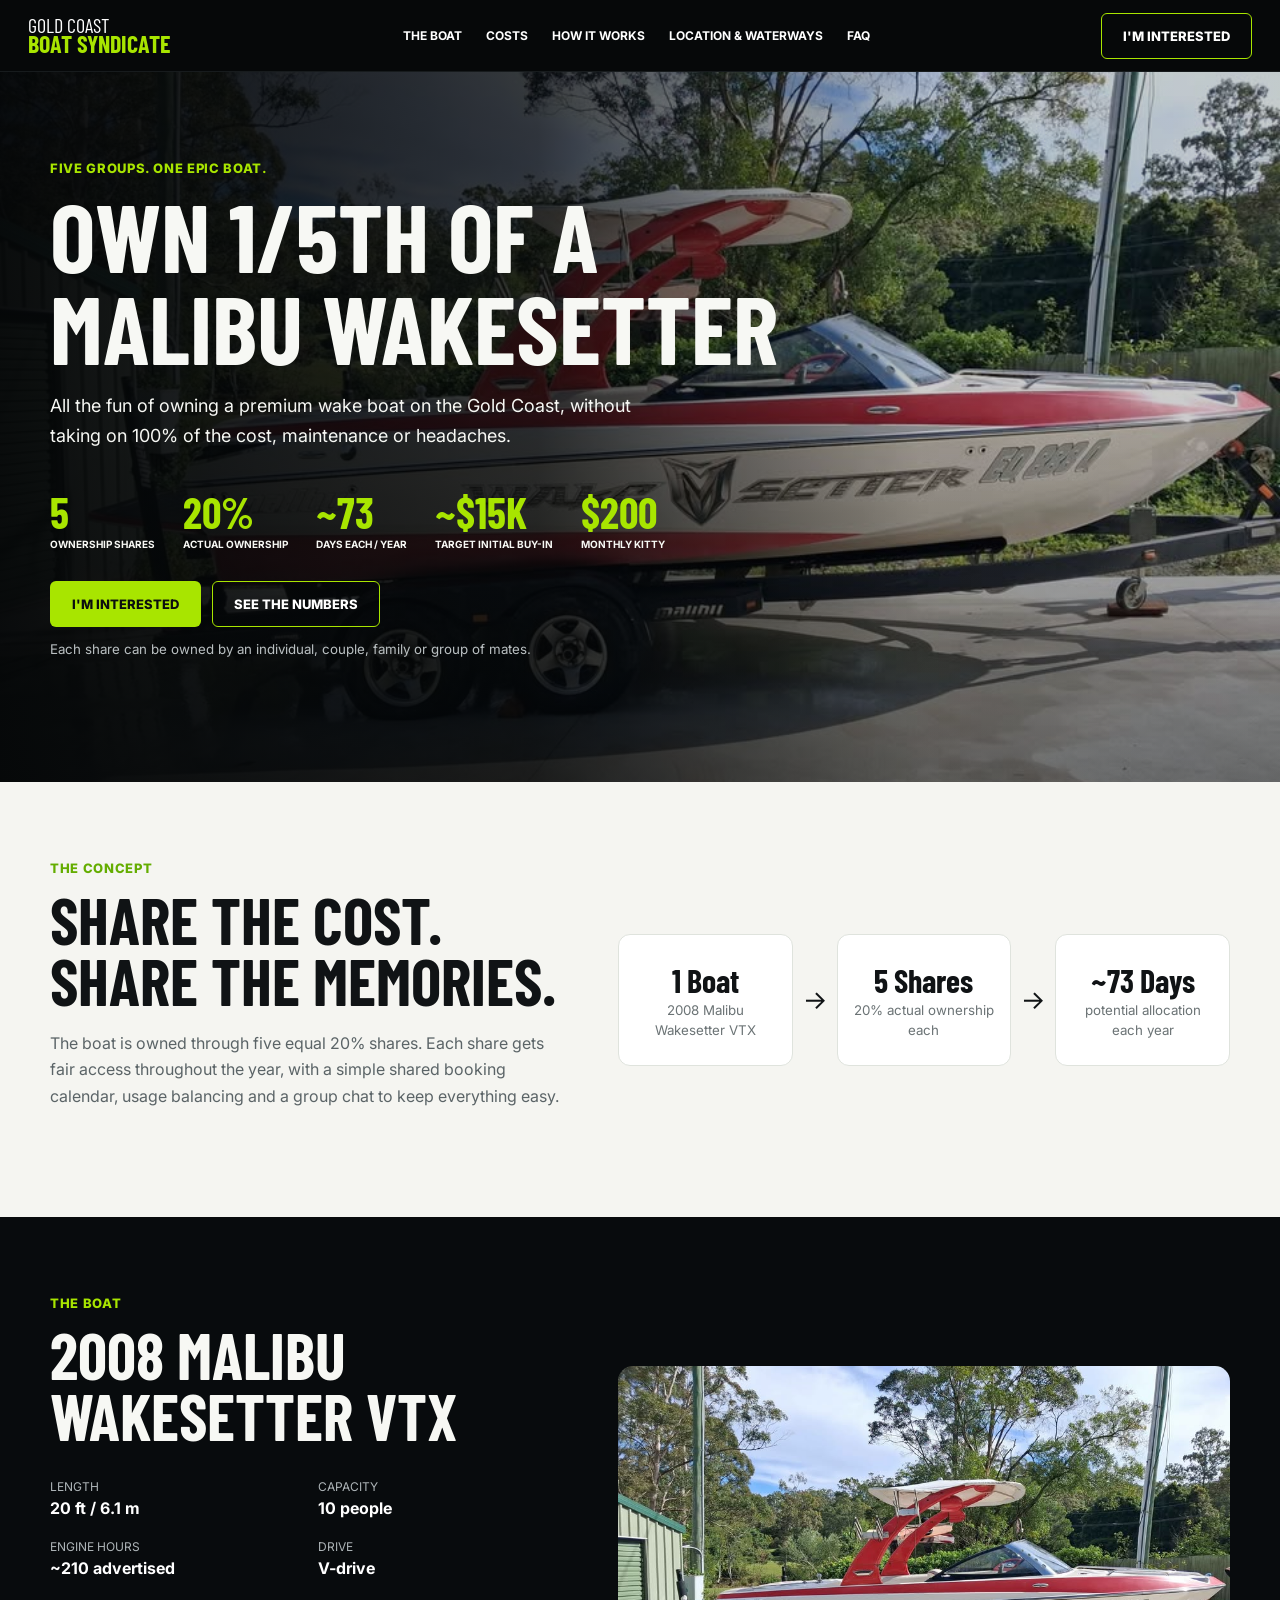
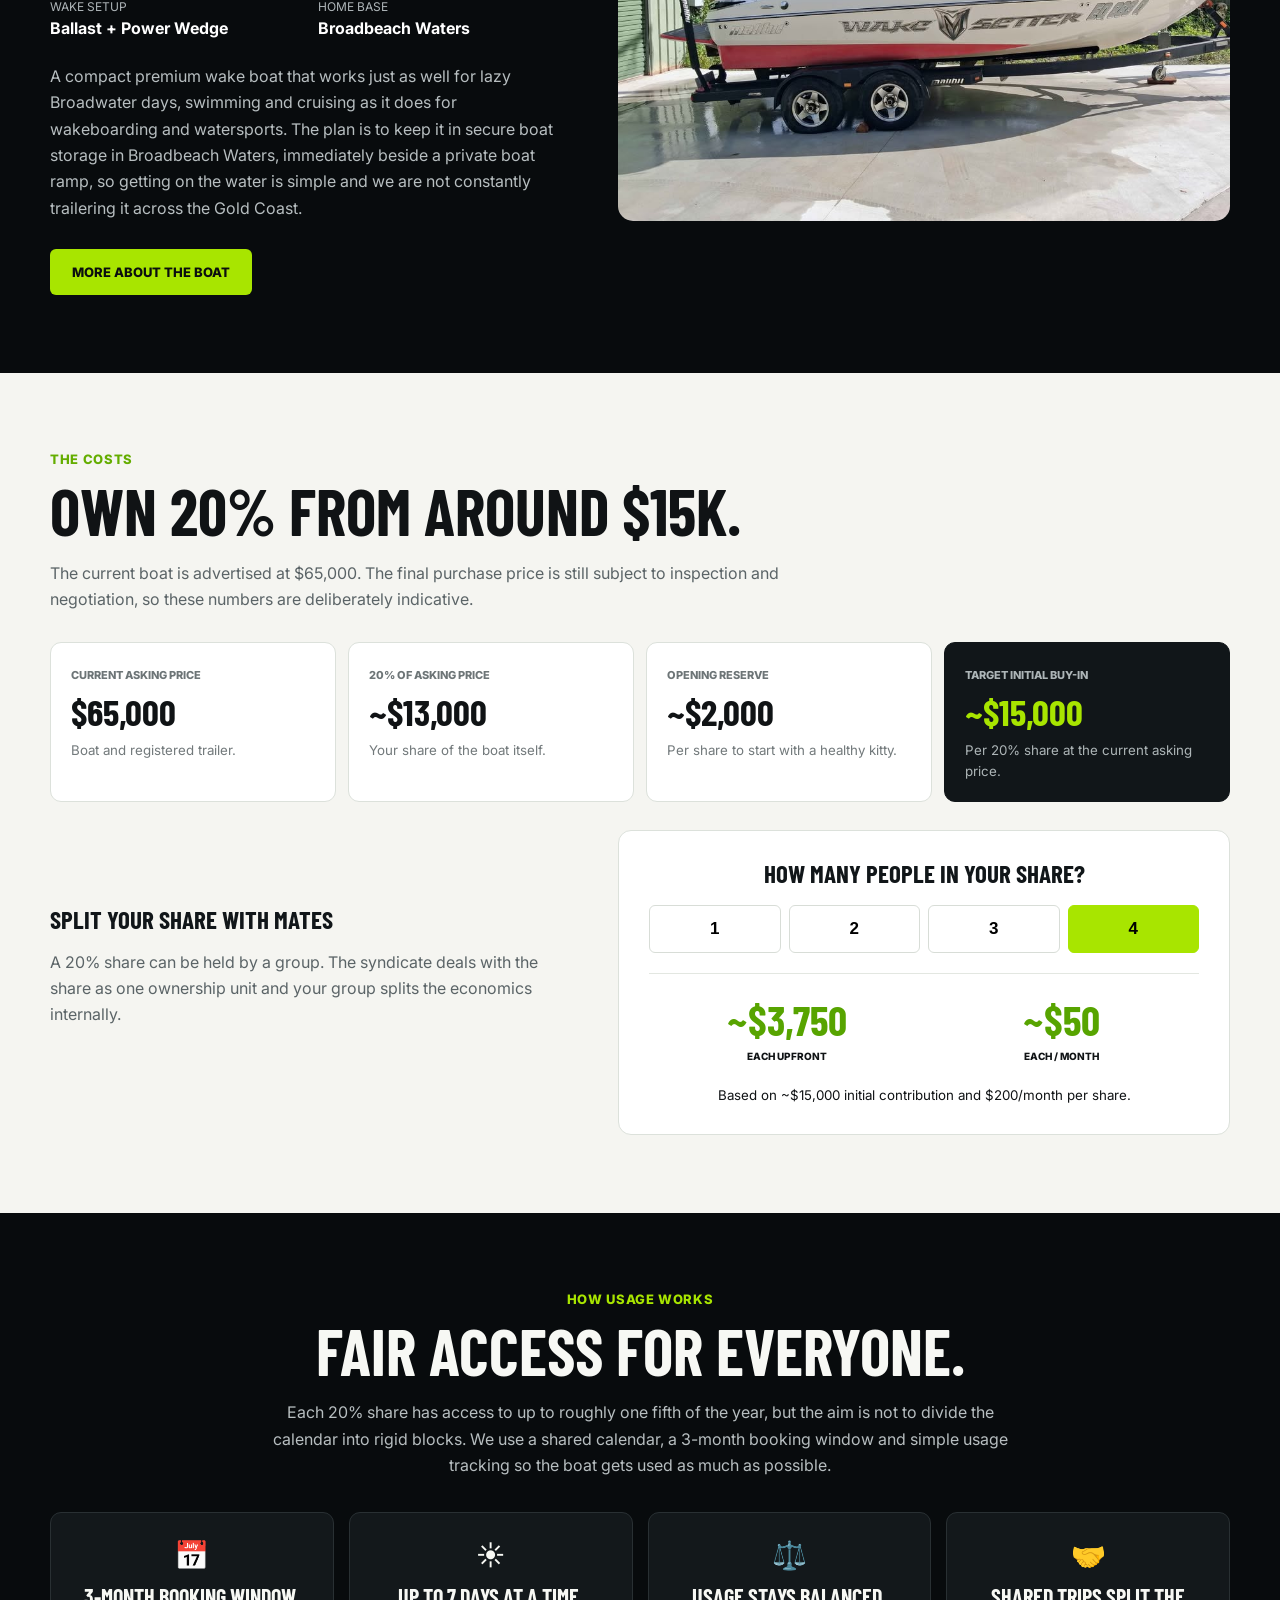
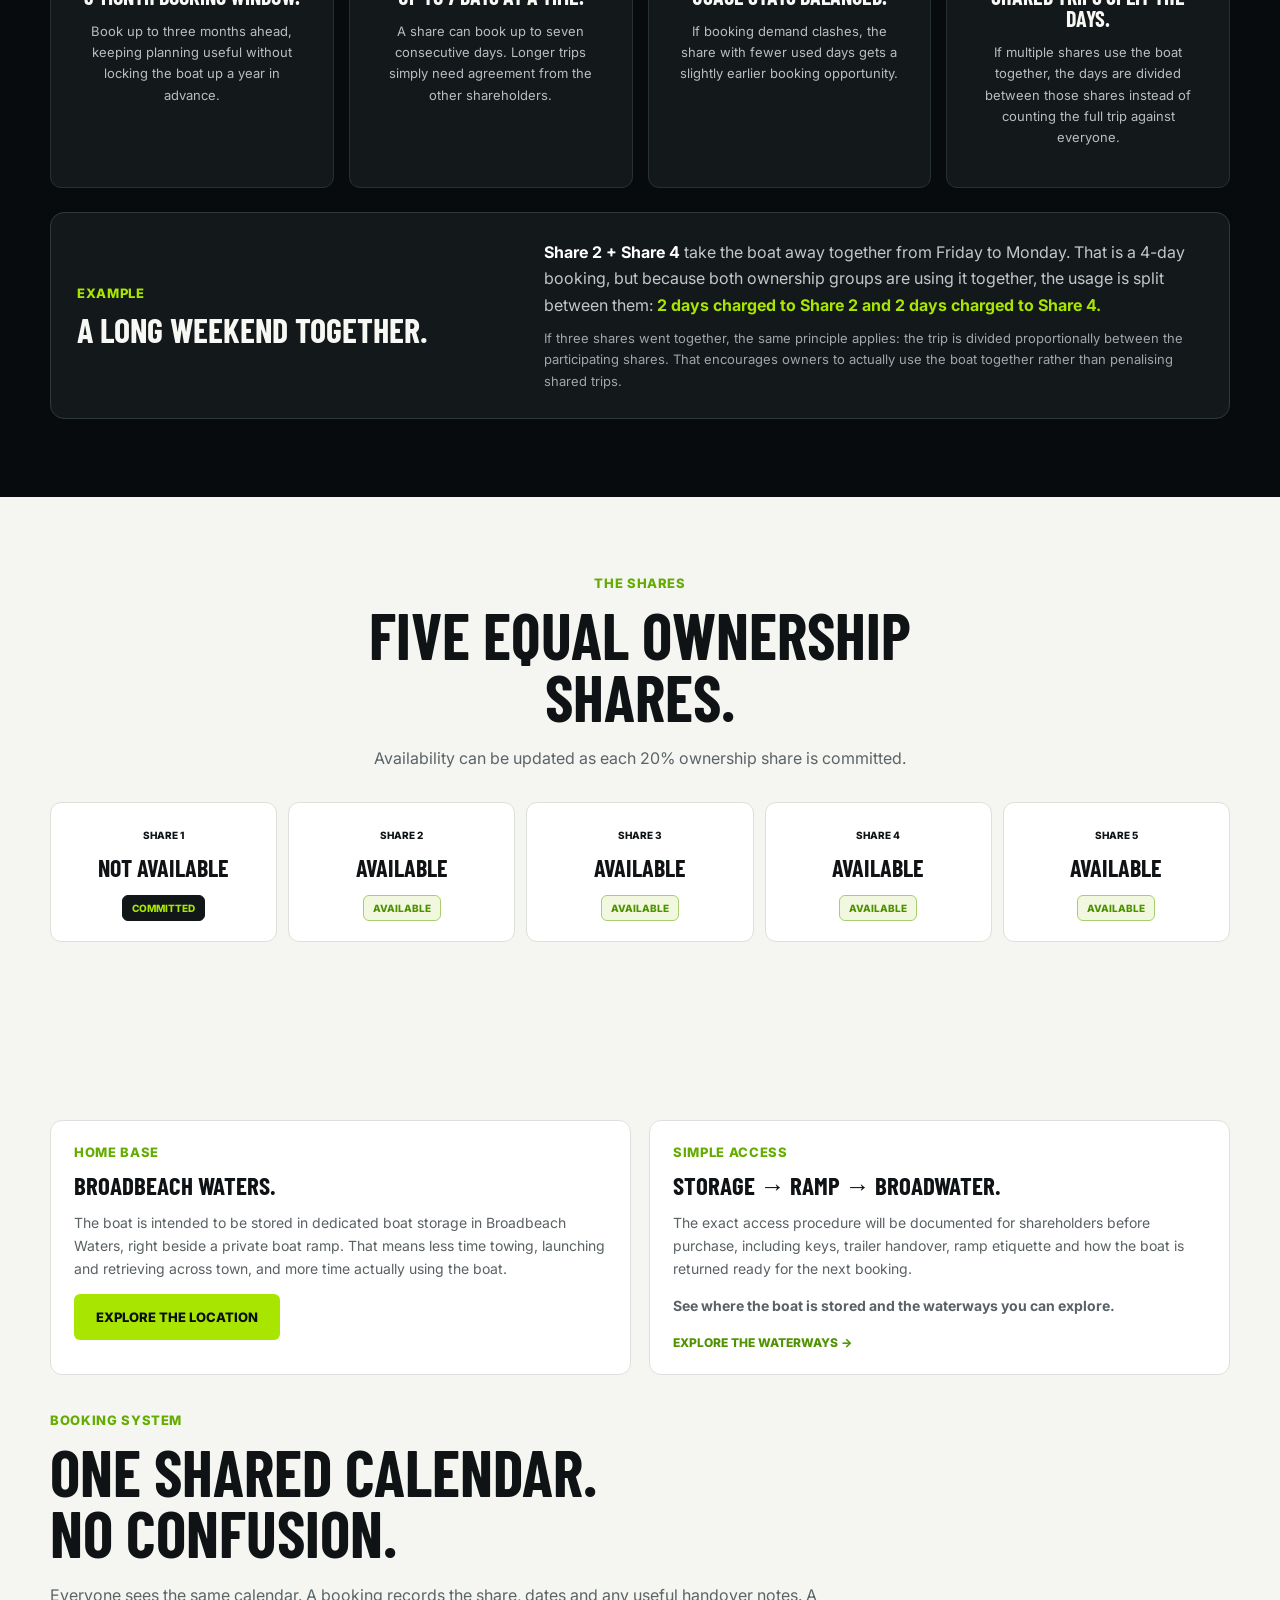
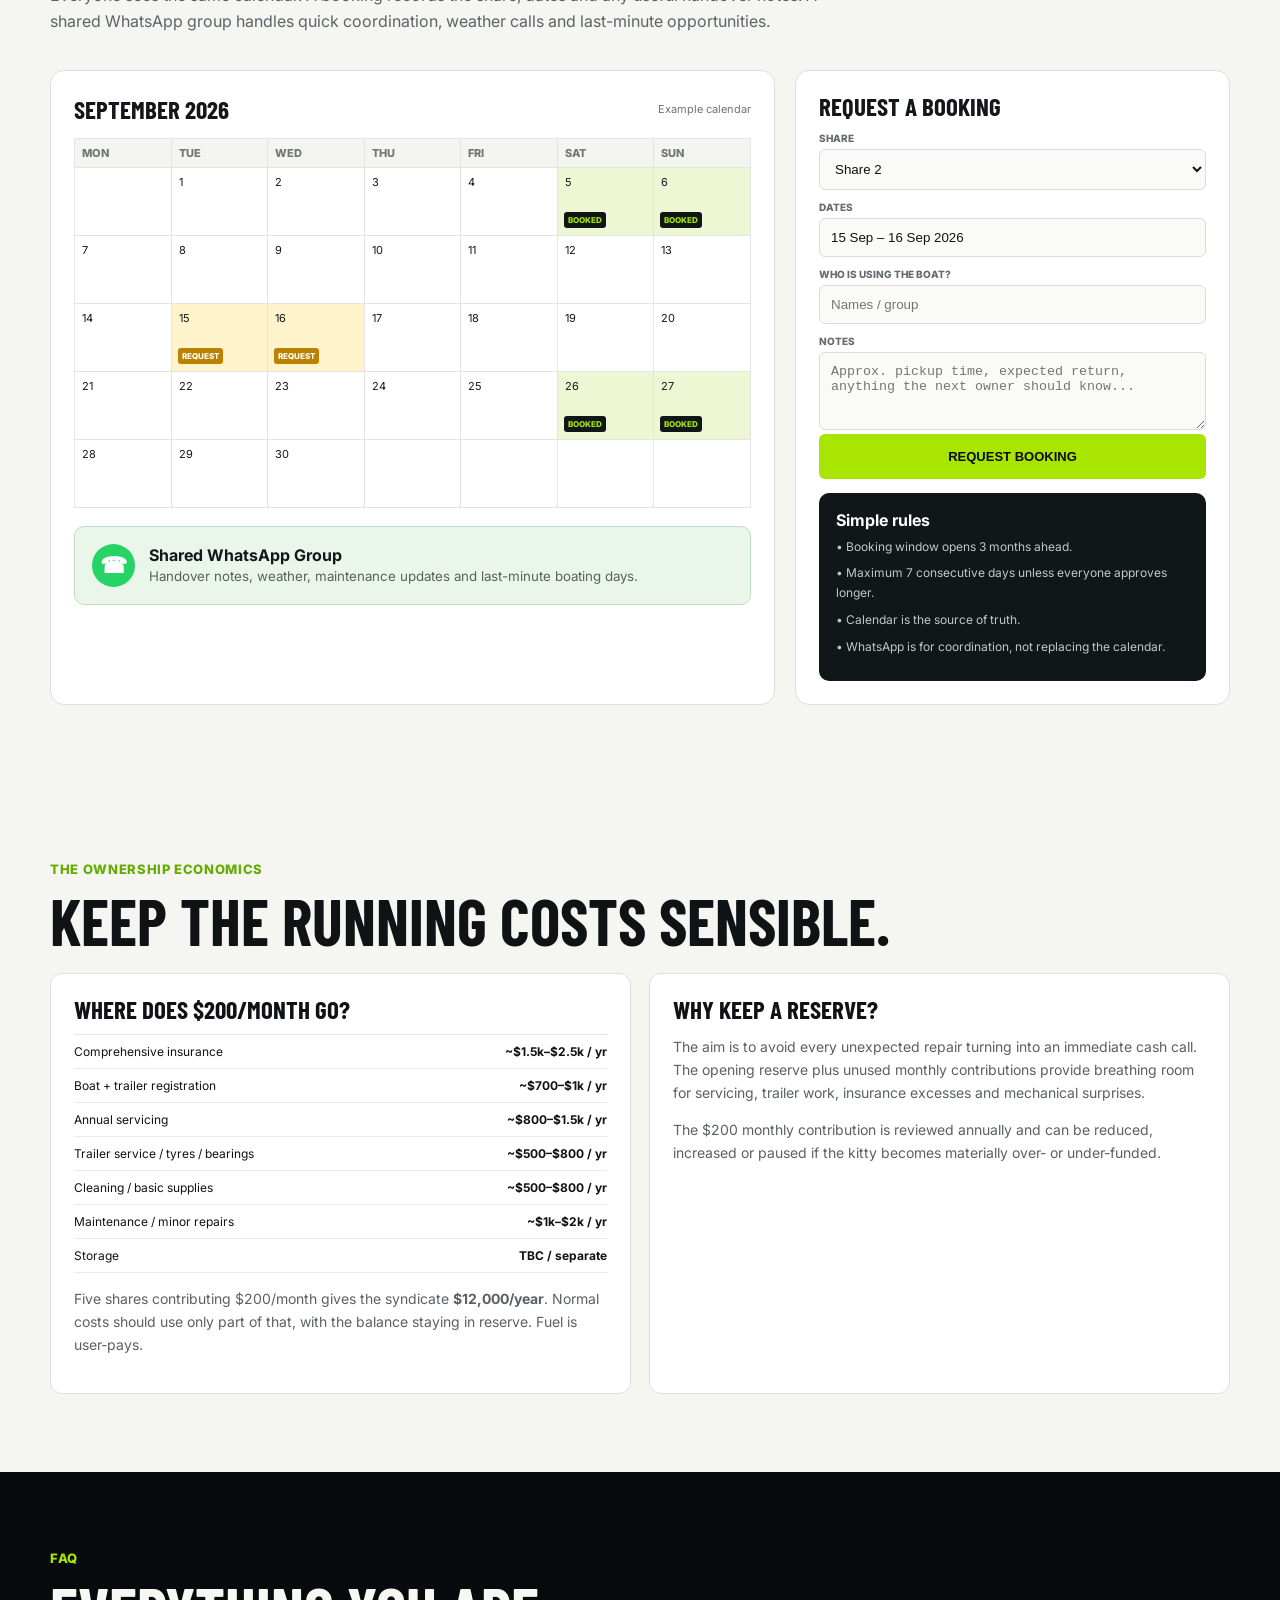
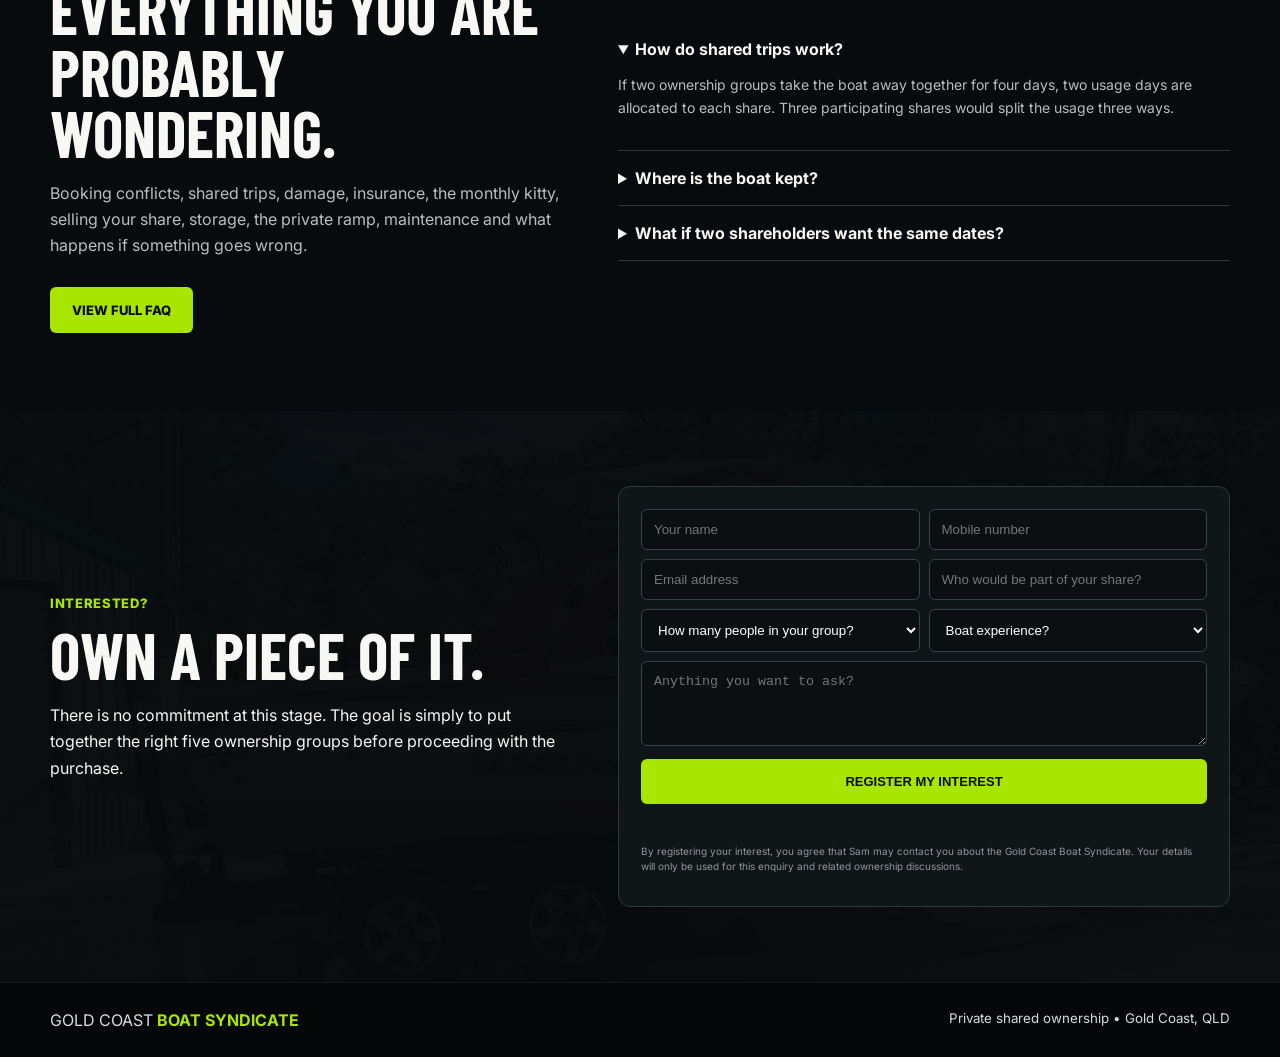
<file: index.html>
<!doctype html><html lang="en"><head><meta charset="utf-8"><meta name="viewport" content="width=device-width,initial-scale=1"><title>Gold Coast Boat Syndicate</title><meta name="description" content="Own a 1/5 share of a Malibu Wakesetter VTX on the Gold Coast with fair access, shared costs and a simple booking system."><link rel="preconnect" href="https://fonts.googleapis.com"><link rel="preconnect" href="https://fonts.gstatic.com" crossorigin><link href="https://fonts.googleapis.com/css2?family=Barlow+Condensed:wght@700;800&family=Inter:wght@400;500;600;700&display=swap" rel="stylesheet"><link rel="stylesheet" href="/styles.css"><link rel="stylesheet" href="/enhancements.css"></head><body><header class="topbar"><a class="brand" href="#top">Gold Coast<strong>Boat Syndicate</strong></a><nav><a href="/boat.html">The Boat</a><a href="#costs">Costs</a><a href="#usage">How It Works</a><a href="/location.html">Location & Waterways</a><a href="/faq.html">FAQ</a></nav><a class="btn btn-outline" href="#interest">I'm Interested</a></header><main id="top"><section class="hero"><img src="/boat.jpg" alt="Malibu Wakesetter VTX"><div class="wrap"><div class="eyebrow">Five groups. One epic boat.</div><h1>Own 1/5th of a<br>Malibu Wakesetter</h1><p class="lede">All the fun of owning a premium wake boat on the Gold Coast, without taking on 100% of the cost, maintenance or headaches.</p><div class="stats"><div><b>5</b><span>ownership shares</span></div><div><b>20%</b><span>actual ownership</span></div><div><b>~73</b><span>days each / year</span></div><div><b>~$15K</b><span>target initial buy-in</span></div><div><b>$200</b><span>monthly kitty</span></div></div><div class="actions"><a class="btn btn-primary" href="#interest">I'm Interested</a><a class="btn btn-outline" href="#costs">See The Numbers</a></div><small>Each share can be owned by an individual, couple, family or group of mates.</small></div></section><section class="section light"><div class="wrap concept-grid"><div><div class="eyebrow" style="color:#64ad00">The concept</div><h2>Share the cost.<br>Share the memories.</h2><p class="section-copy">The boat is owned through five equal 20% shares. Each share gets fair access throughout the year, with a simple shared booking calendar, usage balancing and a group chat to keep everything easy.</p></div><div class="flow"><div class="flow-card"><b>1 Boat</b><small>2008 Malibu Wakesetter VTX</small></div><div class="arrow">→</div><div class="flow-card"><b>5 Shares</b><small>20% actual ownership each</small></div><div class="arrow">→</div><div class="flow-card"><b>~73 Days</b><small>potential allocation each year</small></div></div></div></section><section id="boat" class="section dark"><div class="wrap boat-grid"><div><div class="eyebrow">The boat</div><h2>2008 Malibu<br>Wakesetter VTX</h2><div class="specs"><div><span>Length</span><b>20 ft / 6.1 m</b></div><div><span>Capacity</span><b>10 people</b></div><div><span>Engine hours</span><b>~210 advertised</b></div><div><span>Drive</span><b>V-drive</b></div><div><span>Wake setup</span><b>Ballast + Power Wedge</b></div><div><span>Home base</span><b>Broadbeach Waters</b></div></div><p style="color:#b7bec0;margin-top:25px">A compact premium wake boat that works just as well for lazy Broadwater days, swimming and cruising as it does for wakeboarding and watersports. The plan is to keep it in secure boat storage in Broadbeach Waters, immediately beside a private boat ramp, so getting on the water is simple and we are not constantly trailering it across the Gold Coast.</p><a class="btn btn-primary" href="/boat.html" style="margin-top:12px">More About The Boat</a></div><div class="photo"><img src="/boat.jpg" alt="2008 Malibu Wakesetter VTX"></div></div></section><section id="costs" class="section light"><div class="wrap"><div class="eyebrow" style="color:#64ad00">The costs</div><h2>Own 20% from around $15K.</h2><p class="section-copy">The current boat is advertised at $65,000. The final purchase price is still subject to inspection and negotiation, so these numbers are deliberately indicative.</p><div class="price-cards"><div class="price-card"><span>Current asking price</span><b>$65,000</b><small>Boat and registered trailer.</small></div><div class="price-card"><span>20% of asking price</span><b>~$13,000</b><small>Your share of the boat itself.</small></div><div class="price-card"><span>Opening reserve</span><b>~$2,000</b><small>Per share to start with a healthy kitty.</small></div><div class="price-card accent"><span>Target initial buy-in</span><b>~$15,000</b><small>Per 20% share at the current asking price.</small></div></div><div class="cost-grid"><div><h3 style="color:#111619">Split your share with mates</h3><p class="section-copy">A 20% share can be held by a group. The syndicate deals with the share as one ownership unit and your group splits the economics internally.</p></div><div class="calc"><h3>How many people in your share?</h3><div class="calc-buttons"><button data-people="1">1</button><button data-people="2">2</button><button data-people="3">3</button><button class="active" data-people="4">4</button></div><div class="calc-result"><div><b id="upfront">~$3,750</b><span>each upfront</span></div><div><b id="monthly">~$50</b><span>each / month</span></div></div><small>Based on ~$15,000 initial contribution and $200/month per share.</small></div></div></div></section><section id="usage" class="section dark"><div class="wrap" style="text-align:center"><div class="eyebrow">How usage works</div><h2>Fair access for everyone.</h2><p style="max-width:760px;margin:18px auto 0;color:#b7bec0">Each 20% share has access to up to roughly one fifth of the year, but the aim is not to divide the calendar into rigid blocks. We use a shared calendar, a 3-month booking window and simple usage tracking so the boat gets used as much as possible.</p><div class="cards"><article><div class="icon">📅</div><h3>3-month booking window.</h3><p>Book up to three months ahead, keeping planning useful without locking the boat up a year in advance.</p></article><article><div class="icon">☀️</div><h3>Up to 7 days at a time.</h3><p>A share can book up to seven consecutive days. Longer trips simply need agreement from the other shareholders.</p></article><article><div class="icon">⚖️</div><h3>Usage stays balanced.</h3><p>If booking demand clashes, the share with fewer used days gets a slightly earlier booking opportunity.</p></article><article><div class="icon">🤝</div><h3>Shared trips split the days.</h3><p>If multiple shares use the boat together, the days are divided between those shares instead of counting the full trip against everyone.</p></article></div><div class="shared-example"><div><div class="eyebrow">Example</div><h3>A long weekend together.</h3></div><div><p><b>Share 2 + Share 4</b> take the boat away together from Friday to Monday. That is a 4-day booking, but because both ownership groups are using it together, the usage is split between them: <strong>2 days charged to Share 2 and 2 days charged to Share 4.</strong></p><p class="small">If three shares went together, the same principle applies: the trip is divided proportionally between the participating shares. That encourages owners to actually use the boat together rather than penalising shared trips.</p></div></div></div></section><section class="section light"><div class="wrap"><div class="shares-head"><div class="eyebrow" style="color:#64ad00">The shares</div><h2>Five equal ownership shares.</h2><p class="section-copy" style="margin-left:auto;margin-right:auto">Availability can be updated as each 20% ownership share is committed.</p></div><div class="shares"><div class="share"><span>SHARE 1</span><b>Not Available</b><em class="status taken">Committed</em></div><div class="share"><span>SHARE 2</span><b>Available</b><em class="status free">Available</em></div><div class="share"><span>SHARE 3</span><b>Available</b><em class="status free">Available</em></div><div class="share"><span>SHARE 4</span><b>Available</b><em class="status free">Available</em></div><div class="share"><span>SHARE 5</span><b>Available</b><em class="status free">Available</em></div></div></div></section><section class="section light storage-section"><div class="wrap"><div class="detail-grid"><div class="detail"><div class="eyebrow" style="color:#64ad00">Home base</div><h3>Broadbeach Waters.</h3><p>The boat is intended to be stored in dedicated boat storage in Broadbeach Waters, right beside a private boat ramp. That means less time towing, launching and retrieving across town, and more time actually using the boat.</p><a class="btn btn-primary" href="/location.html">Explore The Location</a></div><div class="detail"><div class="eyebrow" style="color:#64ad00">Simple access</div><h3>Storage → ramp → Broadwater.</h3><p>The exact access procedure will be documented for shareholders before purchase, including keys, trailer handover, ramp etiquette and how the boat is returned ready for the next booking.</p><p><strong>See where the boat is stored and the waterways you can explore.</strong></p><a href="/location.html" style="color:#4f9300;font-weight:800;text-transform:uppercase;font-size:12px;text-decoration:none">Explore The Waterways →</a></div></div></div></section><section id="booking" class="section light booking-section"><div class="wrap"><div class="eyebrow" style="color:#64ad00">Booking system</div><h2>One shared calendar.<br>No confusion.</h2><p class="section-copy">Everyone sees the same calendar. A booking records the share, dates and any useful handover notes. A shared WhatsApp group handles quick coordination, weather calls and last-minute opportunities.</p><div class="booking-wrap"><div class="booking-panel"><div class="calendar-head"><b>September 2026</b><span>Example calendar</span></div><div class="calendar"><div class="day">Mon</div><div class="day">Tue</div><div class="day">Wed</div><div class="day">Thu</div><div class="day">Fri</div><div class="day">Sat</div><div class="day">Sun</div><div></div><div>1</div><div>2</div><div>3</div><div>4</div><div class="booked">5</div><div class="booked">6</div><div>7</div><div>8</div><div>9</div><div>10</div><div>11</div><div>12</div><div>13</div><div>14</div><div class="hold">15</div><div class="hold">16</div><div>17</div><div>18</div><div>19</div><div>20</div><div>21</div><div>22</div><div>23</div><div>24</div><div>25</div><div class="booked">26</div><div class="booked">27</div><div>28</div><div>29</div><div>30</div><div></div><div></div><div></div><div></div></div><div class="whatsapp"><div class="wa">☎</div><div><b>Shared WhatsApp Group</b><small>Handover notes, weather, maintenance updates and last-minute boating days.</small></div></div></div><div class="booking-panel"><h3>Request a booking</h3><div class="booking-form"><label>Share</label><select><option>Share 2</option><option>Share 3</option><option>Share 4</option><option>Share 5</option></select><label>Dates</label><input value="15 Sep – 16 Sep 2026"><label>Who is using the boat?</label><input placeholder="Names / group"><label>Notes</label><textarea placeholder="Approx. pickup time, expected return, anything the next owner should know..."></textarea><button class="btn btn-primary" style="width:100%">Request Booking</button></div><div class="booking-rules"><b>Simple rules</b><p>• Booking window opens 3 months ahead.</p><p>• Maximum 7 consecutive days unless everyone approves longer.</p><p>• Calendar is the source of truth.</p><p>• WhatsApp is for coordination, not replacing the calendar.</p></div></div></div></div></section><section class="section light"><div class="wrap"><div class="eyebrow" style="color:#64ad00">The ownership economics</div><h2>Keep the running costs sensible.</h2><div class="detail-grid"><div class="detail"><h3>Where does $200/month go?</h3><div class="lines"><div><span>Comprehensive insurance</span><b>~$1.5k–$2.5k / yr</b></div><div><span>Boat + trailer registration</span><b>~$700–$1k / yr</b></div><div><span>Annual servicing</span><b>~$800–$1.5k / yr</b></div><div><span>Trailer service / tyres / bearings</span><b>~$500–$800 / yr</b></div><div><span>Cleaning / basic supplies</span><b>~$500–$800 / yr</b></div><div><span>Maintenance / minor repairs</span><b>~$1k–$2k / yr</b></div><div><span>Storage</span><b>TBC / separate</b></div></div><p>Five shares contributing $200/month gives the syndicate <strong>$12,000/year</strong>. Normal costs should use only part of that, with the balance staying in reserve. Fuel is user-pays.</p></div><div class="detail"><h3>Why keep a reserve?</h3><p>The aim is to avoid every unexpected repair turning into an immediate cash call. The opening reserve plus unused monthly contributions provide breathing room for servicing, trailer work, insurance excesses and mechanical surprises.</p><p>The $200 monthly contribution is reviewed annually and can be reduced, increased or paused if the kitty becomes materially over- or under-funded.</p></div></div></div></section><section id="faq" class="section dark"><div class="wrap faq-grid"><div><div class="eyebrow">FAQ</div><h2>Everything you are probably wondering.</h2><p style="color:#b8bec1;max-width:520px">Booking conflicts, shared trips, damage, insurance, the monthly kitty, selling your share, storage, the private ramp, maintenance and what happens if something goes wrong.</p><a class="btn btn-primary" href="/faq.html" style="margin-top:12px">View Full FAQ</a></div><div class="faq-list"><details open><summary>How do shared trips work?</summary><p>If two ownership groups take the boat away together for four days, two usage days are allocated to each share. Three participating shares would split the usage three ways.</p></details><details><summary>Where is the boat kept?</summary><p>The plan is dedicated boat storage in Broadbeach Waters immediately beside a private boat ramp, making access to the Broadwater much easier.</p></details><details><summary>What if two shareholders want the same dates?</summary><p>Usage history becomes the tie-breaker. The share that has used fewer days receives a slightly earlier booking opportunity for that period.</p></details></div></div></section><section id="interest" class="interest"><img src="/boat.jpg" alt="Malibu Wakesetter"><div class="wrap interest-grid"><div><div class="eyebrow">Interested?</div><h2>Own a piece of it.</h2><p>There is no commitment at this stage. The goal is simply to put together the right five ownership groups before proceeding with the purchase.</p></div><form id="interestForm" novalidate><div class="form-trap" aria-hidden="true"><label>Website<input name="website" tabindex="-1" autocomplete="off"></label></div><div class="two"><input name="name" required autocomplete="name" placeholder="Your name"><input name="mobile" type="tel" required autocomplete="tel" inputmode="tel" pattern="[0-9+() -]{8,20}" placeholder="Mobile number"></div><div class="two"><input name="email" type="email" required autocomplete="email" placeholder="Email address"><input name="groupMembers" placeholder="Who would be part of your share?"></div><div class="two"><select name="groupSize"><option value="">How many people in your group?</option><option>1</option><option>2</option><option>3</option><option>4+</option></select><select name="boatExperience"><option value="">Boat experience?</option><option>Experienced</option><option>Some experience</option><option>New to boating</option></select></div><textarea name="notes" placeholder="Anything you want to ask?"></textarea><button class="btn btn-primary" type="submit">Register My Interest</button><p id="formStatus" class="form-status" aria-live="polite"></p><p class="privacy-note">By registering your interest, you agree that Sam may contact you about the Gold Coast Boat Syndicate. Your details will only be used for this enquiry and related ownership discussions.</p></form></div></section></main><footer><div class="wrap"><span>GOLD COAST <b>BOAT SYNDICATE</b></span><small>Private shared ownership • Gold Coast, QLD</small></div></footer><script src="/site.js" defer></script></body></html>
</file>
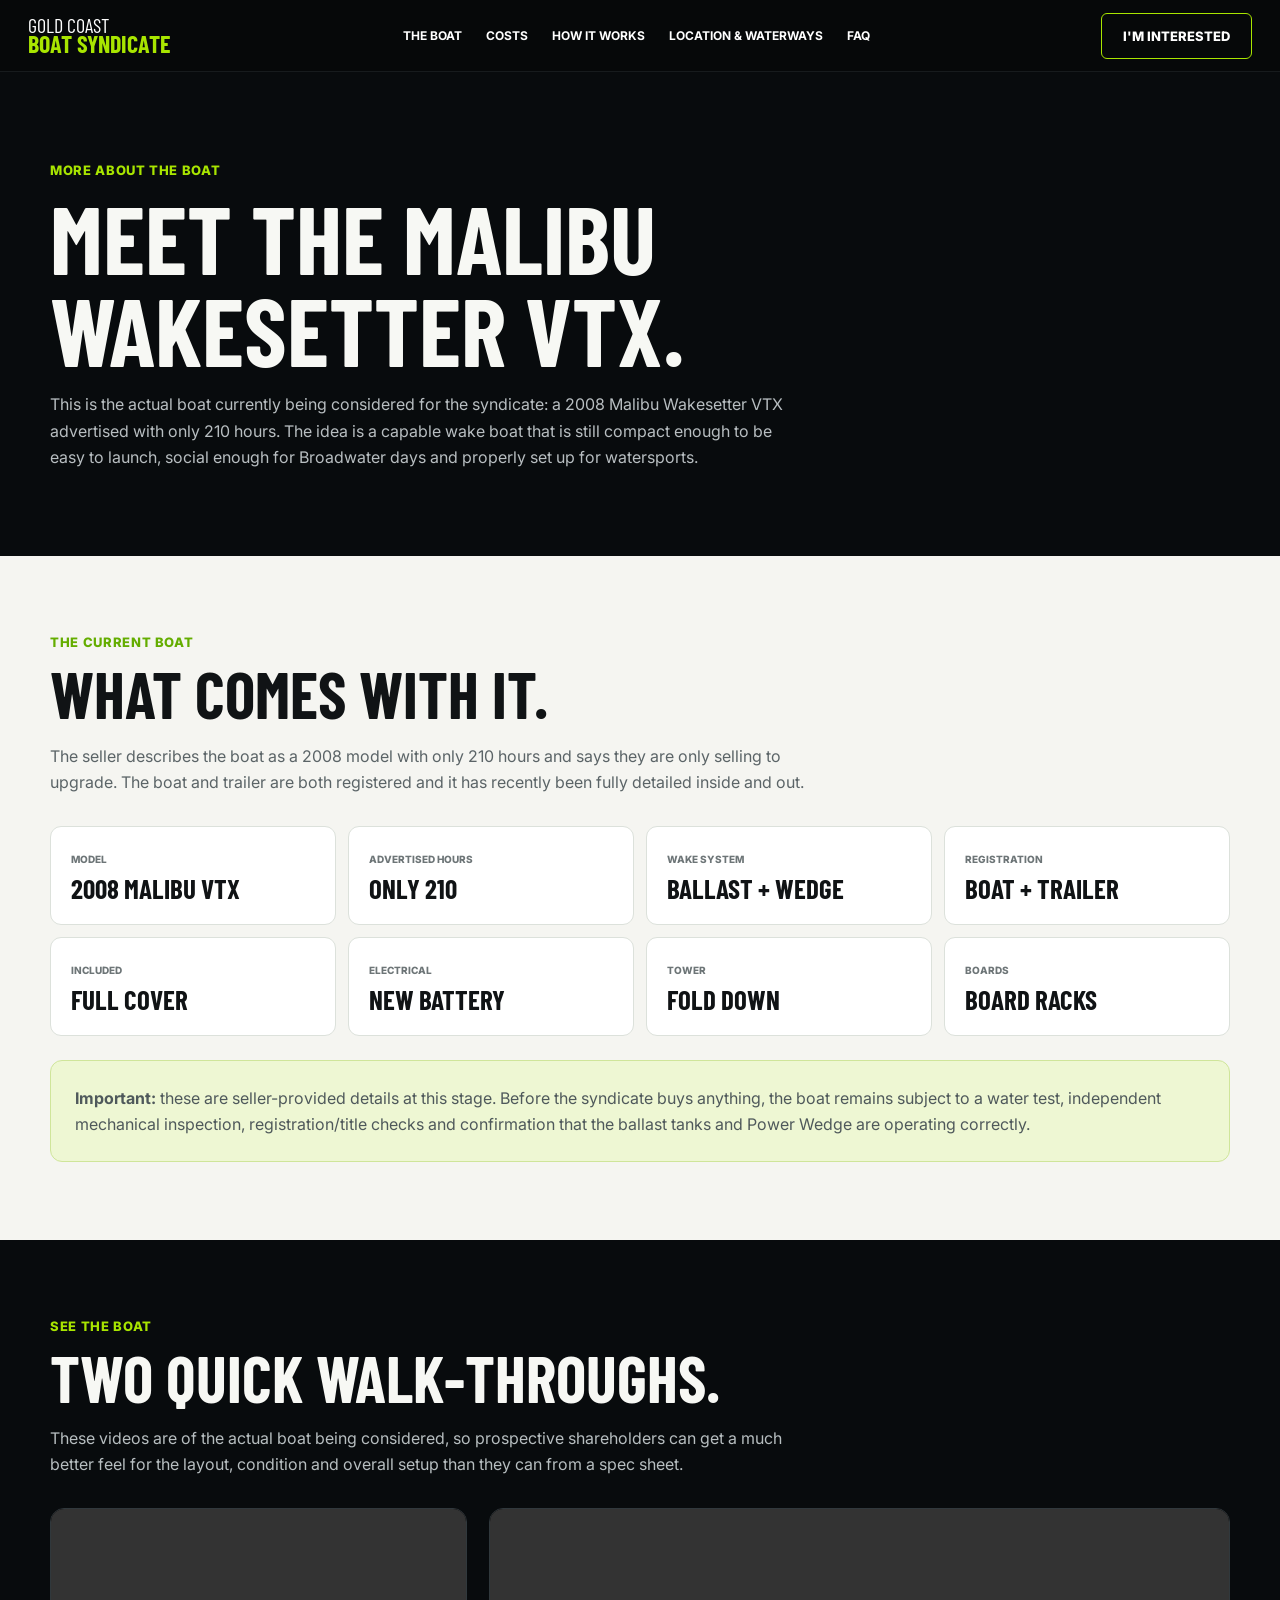
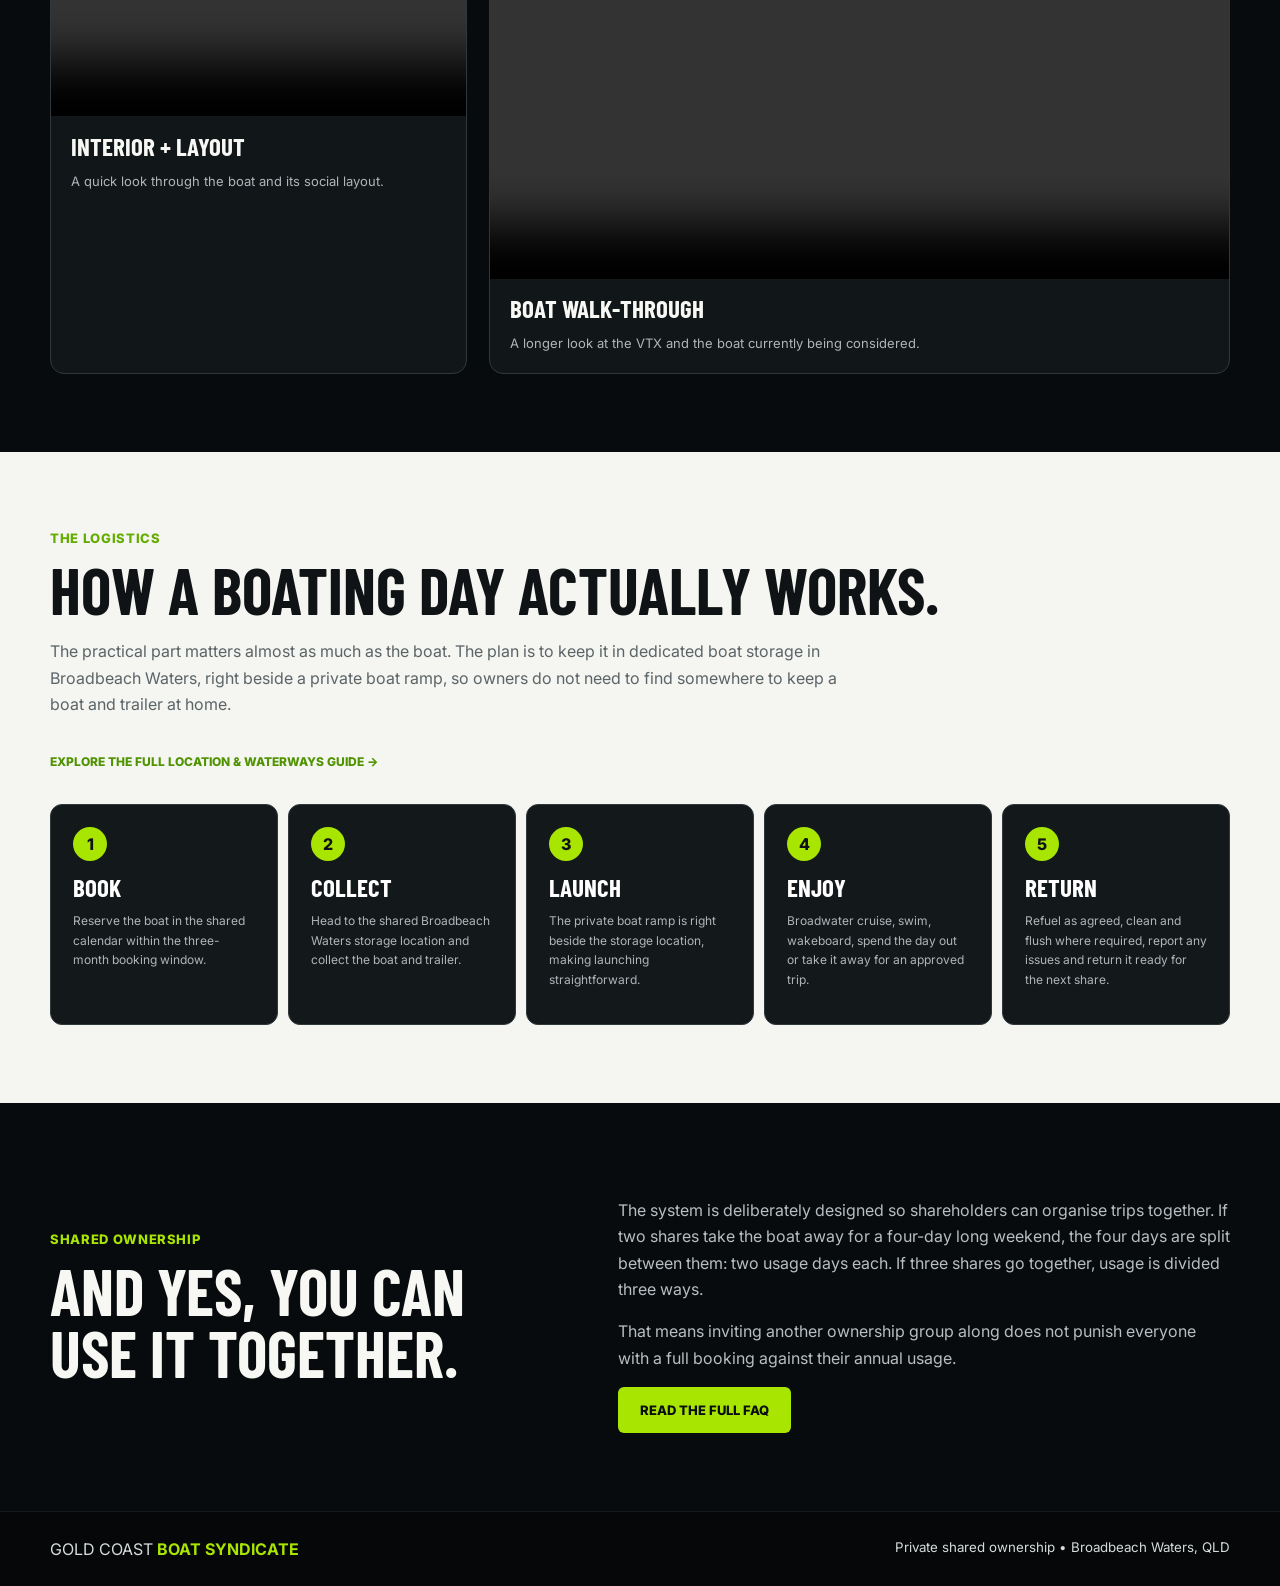
<file: boat.html>
<!doctype html><html lang="en"><head><meta charset="utf-8"><meta name="viewport" content="width=device-width,initial-scale=1"><title>The Boat | Gold Coast Boat Syndicate</title><meta name="description" content="See the 2008 Malibu Wakesetter VTX and how the Gold Coast Boat Syndicate works day to day from Broadbeach Waters."><link rel="preconnect" href="https://fonts.googleapis.com"><link rel="preconnect" href="https://fonts.gstatic.com" crossorigin><link href="https://fonts.googleapis.com/css2?family=Barlow+Condensed:wght@700;800&family=Inter:wght@400;500;600;700&display=swap" rel="stylesheet"><link rel="stylesheet" href="/styles.css"><link rel="stylesheet" href="/enhancements.css"><style>.boat-hero{padding:90px 0 70px;background:#080b0d}.boat-hero p{max-width:760px;color:#b8bec1}.video-grid{display:grid;grid-template-columns:.72fr 1.28fr;gap:22px;margin-top:30px}.video-card{background:#111619;border:1px solid #30383c;border-radius:14px;overflow:hidden}.video-card video{width:100%;display:block;background:#000;max-height:650px}.video-copy{padding:18px 20px}.video-copy p{color:#aeb6b8;font-size:13px;margin-bottom:0}.feature-grid{display:grid;grid-template-columns:repeat(4,1fr);gap:12px;margin-top:28px}.feature{background:#fff;border:1px solid #dce1db;border-radius:11px;padding:20px}.feature span{font-size:10px;text-transform:uppercase;font-weight:800;color:#6d7577}.feature b{display:block;font-family:"Barlow Condensed";font-size:27px;text-transform:uppercase;margin-top:5px}.steps{display:grid;grid-template-columns:repeat(5,1fr);gap:10px;margin-top:30px}.step{background:#13181b;border:1px solid #30383c;border-radius:12px;padding:22px}.step i{display:grid;width:34px;height:34px;border-radius:50%;place-items:center;background:#a8e500;color:#101315;font-style:normal;font-weight:800;margin-bottom:14px}.step h3{color:#fff}.step p{font-size:12px;color:#aeb6b8}.note{background:#eef7d3;border:1px solid #cfe59a;border-radius:12px;padding:24px;margin-top:24px}.note p{color:#4f595b;margin:0}@media(max-width:900px){.video-grid,.feature-grid,.steps{grid-template-columns:1fr 1fr}}@media(max-width:600px){.video-grid,.feature-grid,.steps{grid-template-columns:1fr}.boat-hero{padding:60px 0 45px}}</style></head><body><header class="topbar"><a class="brand" href="/">Gold Coast<strong>Boat Syndicate</strong></a><nav><a href="/boat.html">The Boat</a><a href="/#costs">Costs</a><a href="/#usage">How It Works</a><a href="/location.html">Location & Waterways</a><a href="/faq.html">FAQ</a></nav><a class="btn btn-outline" href="/#interest">I'm Interested</a></header><main><section class="boat-hero"><div class="wrap"><div class="eyebrow">More about the boat</div><h1>Meet the Malibu<br>Wakesetter VTX.</h1><p>This is the actual boat currently being considered for the syndicate: a 2008 Malibu Wakesetter VTX advertised with only 210 hours. The idea is a capable wake boat that is still compact enough to be easy to launch, social enough for Broadwater days and properly set up for watersports.</p></div></section><section class="section light"><div class="wrap"><div class="eyebrow" style="color:#64ad00">The current boat</div><h2>What comes with it.</h2><p class="section-copy">The seller describes the boat as a 2008 model with only 210 hours and says they are only selling to upgrade. The boat and trailer are both registered and it has recently been fully detailed inside and out.</p><div class="feature-grid"><div class="feature"><span>Model</span><b>2008 Malibu VTX</b></div><div class="feature"><span>Advertised hours</span><b>Only 210</b></div><div class="feature"><span>Wake system</span><b>Ballast + Wedge</b></div><div class="feature"><span>Registration</span><b>Boat + Trailer</b></div><div class="feature"><span>Included</span><b>Full Cover</b></div><div class="feature"><span>Electrical</span><b>New Battery</b></div><div class="feature"><span>Tower</span><b>Fold Down</b></div><div class="feature"><span>Boards</span><b>Board Racks</b></div></div><div class="note"><p><strong>Important:</strong> these are seller-provided details at this stage. Before the syndicate buys anything, the boat remains subject to a water test, independent mechanical inspection, registration/title checks and confirmation that the ballast tanks and Power Wedge are operating correctly.</p></div></div></section><section class="section dark"><div class="wrap"><div class="eyebrow">See the boat</div><h2>Two quick walk-throughs.</h2><p style="max-width:760px;color:#b7bec0">These videos are of the actual boat being considered, so prospective shareholders can get a much better feel for the layout, condition and overall setup than they can from a spec sheet.</p><div class="video-grid"><div class="video-card"><video controls playsinline preload="metadata"><source src="/boat-video-1.mp4" type="video/mp4"></video><div class="video-copy"><h3>Interior + layout</h3><p>A quick look through the boat and its social layout.</p></div></div><div class="video-card"><video controls playsinline preload="metadata"><source src="/boat-video-2.mp4" type="video/mp4"></video><div class="video-copy"><h3>Boat walk-through</h3><p>A longer look at the VTX and the boat currently being considered.</p></div></div></div></div></section><section class="section light"><div class="wrap"><div class="eyebrow" style="color:#64ad00">The logistics</div><h2>How a boating day actually works.</h2><p class="section-copy">The practical part matters almost as much as the boat. The plan is to keep it in dedicated boat storage in Broadbeach Waters, right beside a private boat ramp, so owners do not need to find somewhere to keep a boat and trailer at home.</p><p><a href="/location.html" style="color:#4f9300;font-weight:800;text-transform:uppercase;font-size:12px;text-decoration:none">Explore the full location & waterways guide →</a></p><div class="steps"><div class="step"><i>1</i><h3>Book</h3><p>Reserve the boat in the shared calendar within the three-month booking window.</p></div><div class="step"><i>2</i><h3>Collect</h3><p>Head to the shared Broadbeach Waters storage location and collect the boat and trailer.</p></div><div class="step"><i>3</i><h3>Launch</h3><p>The private boat ramp is right beside the storage location, making launching straightforward.</p></div><div class="step"><i>4</i><h3>Enjoy</h3><p>Broadwater cruise, swim, wakeboard, spend the day out or take it away for an approved trip.</p></div><div class="step"><i>5</i><h3>Return</h3><p>Refuel as agreed, clean and flush where required, report any issues and return it ready for the next share.</p></div></div></div></section><section class="section dark"><div class="wrap faq-grid"><div><div class="eyebrow">Shared ownership</div><h2>And yes, you can use it together.</h2></div><div><p style="color:#b8bec1">The system is deliberately designed so shareholders can organise trips together. If two shares take the boat away for a four-day long weekend, the four days are split between them: two usage days each. If three shares go together, usage is divided three ways.</p><p style="color:#b8bec1">That means inviting another ownership group along does not punish everyone with a full booking against their annual usage.</p><a class="btn btn-primary" href="/faq.html">Read The Full FAQ</a></div></div></section></main><footer><div class="wrap"><span>GOLD COAST <b>BOAT SYNDICATE</b></span><small>Private shared ownership • Broadbeach Waters, QLD</small></div></footer><script src="/site.js" defer></script></body></html>
</file>
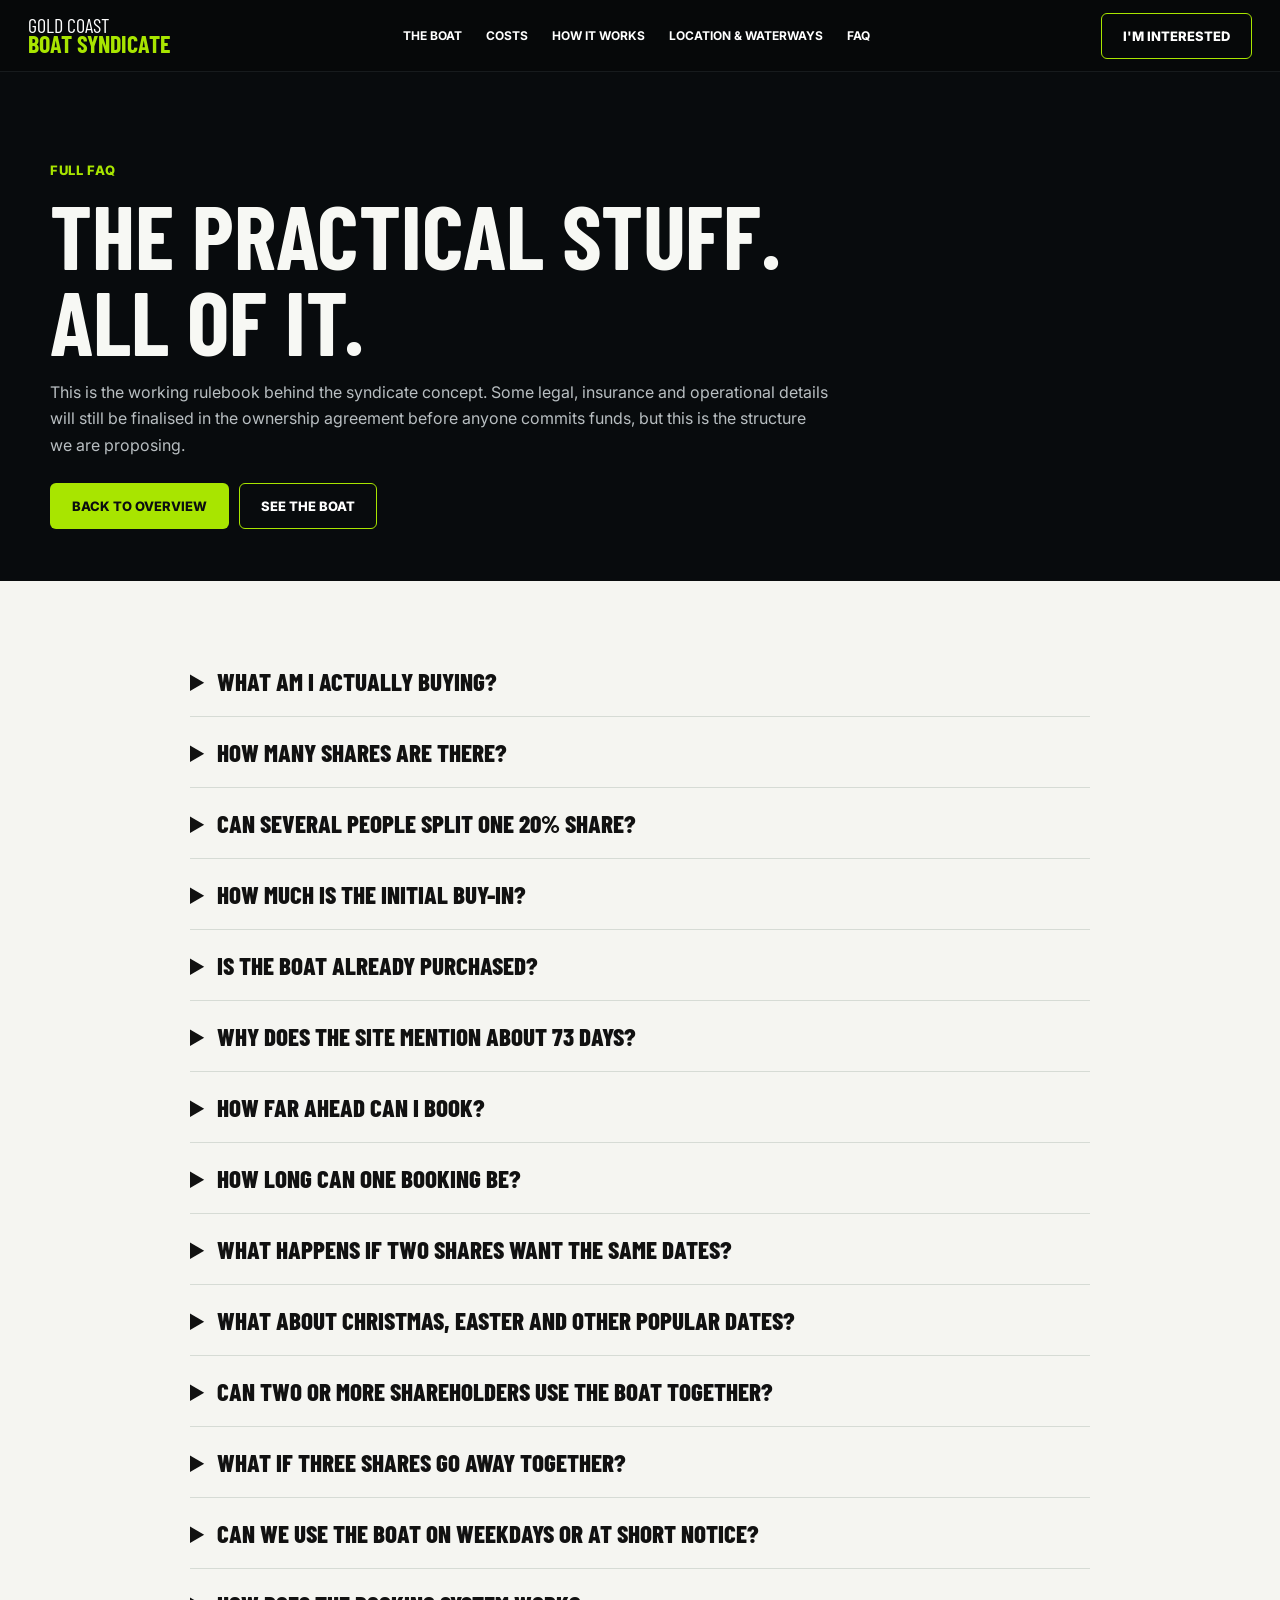
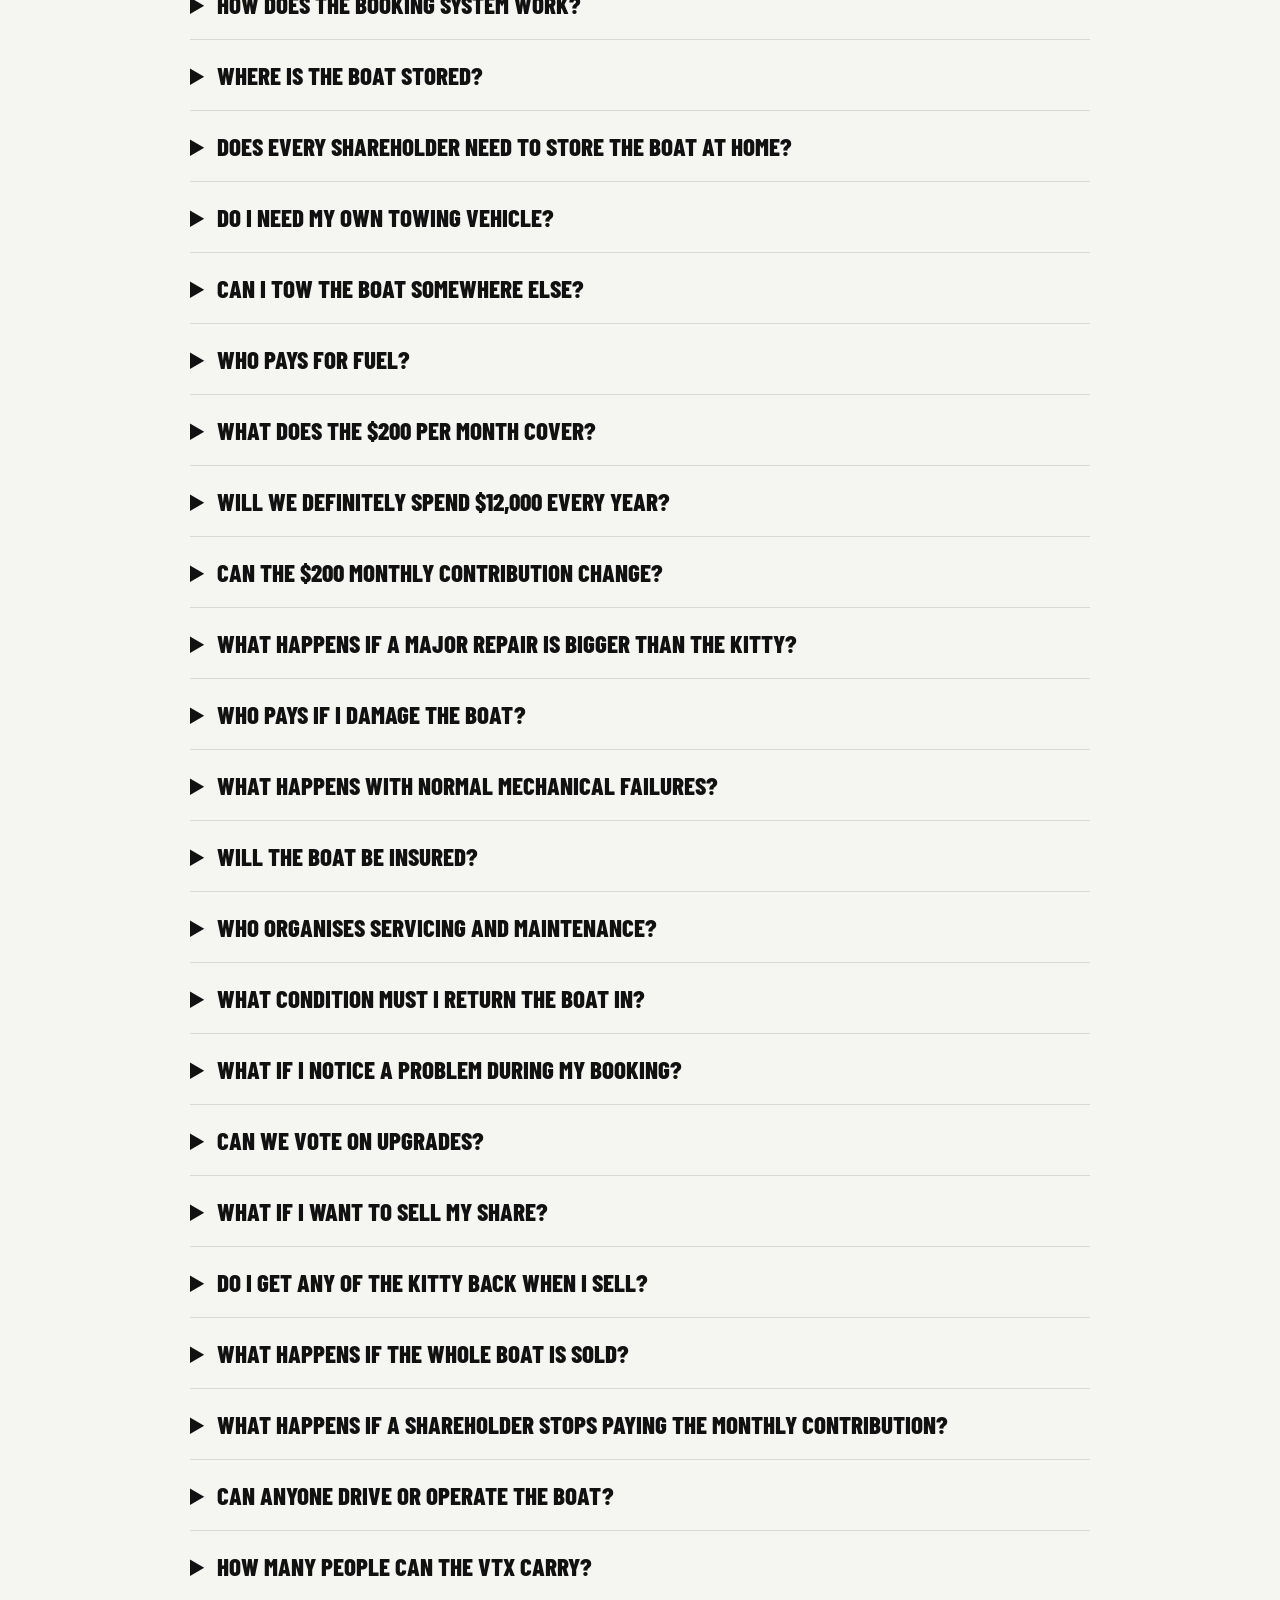
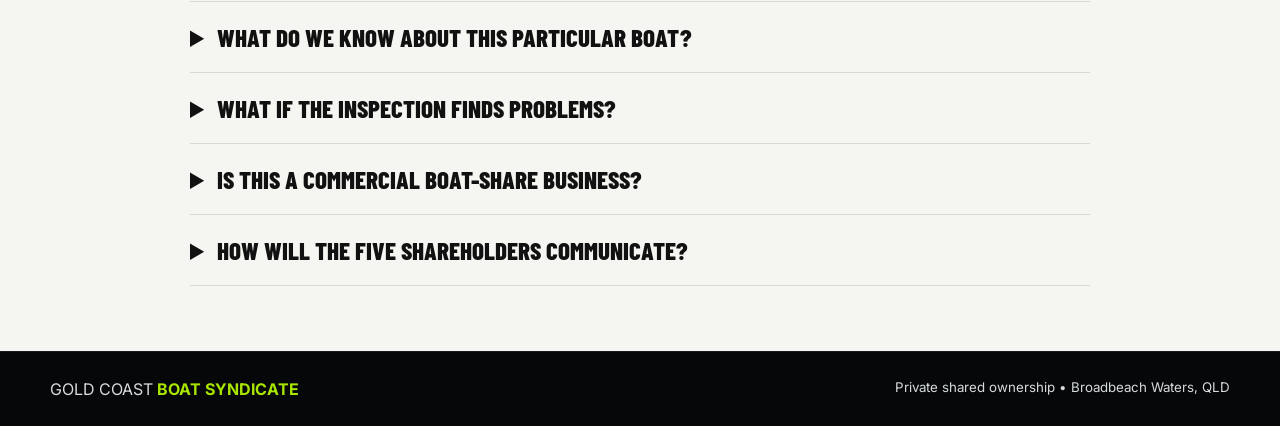
<file: faq.html>
<!doctype html><html lang="en"><head><meta charset="utf-8"><meta name="viewport" content="width=device-width,initial-scale=1"><title>FAQ | Gold Coast Boat Syndicate</title><meta name="description" content="Detailed FAQ for the Gold Coast Boat Syndicate shared Malibu Wakesetter ownership concept."><link rel="preconnect" href="https://fonts.googleapis.com"><link rel="preconnect" href="https://fonts.gstatic.com" crossorigin><link href="https://fonts.googleapis.com/css2?family=Barlow+Condensed:wght@700;800&family=Inter:wght@400;500;600;700&display=swap" rel="stylesheet"><link rel="stylesheet" href="/styles.css"><link rel="stylesheet" href="/enhancements.css"></head><body><header class="topbar"><a class="brand" href="/">Gold Coast<strong>Boat Syndicate</strong></a><nav><a href="/boat.html">The Boat</a><a href="/#costs">Costs</a><a href="/#usage">How It Works</a><a href="/location.html">Location & Waterways</a><a href="/faq.html">FAQ</a></nav><a class="btn btn-outline" href="/#interest">I'm Interested</a></header><main><section class="faq-page-hero"><div class="wrap"><div class="eyebrow">Full FAQ</div><h1>The practical stuff.<br>All of it.</h1><p>This is the working rulebook behind the syndicate concept. Some legal, insurance and operational details will still be finalised in the ownership agreement before anyone commits funds, but this is the structure we are proposing.</p><div class="faq-nav"><a class="btn btn-primary" href="/">Back to Overview</a><a class="btn btn-outline" href="/boat.html">See The Boat</a></div></div></section><section class="faq-page"><div class="wrap"><div class="faq-list"><details><summary>What am I actually buying?</summary><p>A 20% ownership interest in the boat, not a membership or rental allocation. The final ownership agreement will document the legal structure, each share’s rights and the treatment of the syndicate reserve.</p></details><details><summary>How many shares are there?</summary><p>Five equal ownership shares, each representing 20% of the boat. One share can be held by an individual, couple, family or a small group of mates.</p></details><details><summary>Can several people split one 20% share?</summary><p>Yes. Internally, that group can split its buy-in and monthly contribution however it likes. For syndicate administration, each 20% share has one nominated representative.</p></details><details><summary>How much is the initial buy-in?</summary><p>The current working target is about $15,000 per share. At a $65,000 boat purchase price, $13,000 represents the underlying 20% boat interest and roughly $2,000 per share establishes an initial syndicate reserve of about $10,000.</p></details><details><summary>Is the boat already purchased?</summary><p>No. The current plan is to first assemble the right ownership groups, then proceed subject to a satisfactory water test, independent mechanical inspection, title/registration checks, insurance and the final ownership agreement.</p></details><details><summary>Why does the site mention about 73 days?</summary><p>One fifth of 365 days is about 73 days. Think of that as the approximate annual usage entitlement or ceiling for each 20% share, not 73 dates blocked out in advance. The calendar stays flexible so unused days are not wasted.</p></details><details><summary>How far ahead can I book?</summary><p>The standard booking window is three months. That is long enough to organise weekends and trips without allowing one owner to lock up the best dates a year in advance.</p></details><details><summary>How long can one booking be?</summary><p>Up to seven consecutive days by default. A longer trip can still happen if the other shareholders approve it.</p></details><details><summary>What happens if two shares want the same dates?</summary><p>Usage is tracked. Where there is a genuine clash, the share with fewer days used gets a slightly earlier booking opportunity. The point is to reward the owner who has had less access, rather than relying on whoever clicks fastest.</p></details><details><summary>What about Christmas, Easter and other popular dates?</summary><p>They use the same fairness principle. The final agreement can also identify a small number of peak dates for rotation if the group decides that is cleaner. The intention is fair access over time, not permanent ownership of a particular holiday weekend.</p></details><details><summary>Can two or more shareholders use the boat together?</summary><p>Absolutely, and the system is designed to encourage it. If Share 2 and Share 4 take the boat away together for a four-day long weekend, two usage days are allocated to each share rather than four days to both.</p></details><details><summary>What if three shares go away together?</summary><p>The same proportional rule applies. A three-day trip shared equally by three ownership groups would ordinarily count as roughly one usage day to each participating share.</p></details><details><summary>Can we use the boat on weekdays or at short notice?</summary><p>Yes. If the boat is free, the goal is to get it used. The shared calendar is the source of truth and the WhatsApp group can be used to flag spontaneous boating days or invite other shareholders along.</p></details><details><summary>How does the booking system work?</summary><p>Everyone sees one shared calendar. A booking records the share, dates and useful notes such as pickup/return timing. The calendar controls reservations; the WhatsApp group is for coordination, weather, handovers and last-minute communication.</p></details><details><summary>Where is the boat stored?</summary><p>The plan is dedicated boat storage in Broadbeach Waters, immediately beside a private boat ramp. This should make launching into the Broadwater much easier than trailering the boat across the Gold Coast for every use.</p></details><details><summary>Does every shareholder need to store the boat at home?</summary><p>No. The intention is for the boat and trailer to remain at the shared Broadbeach Waters storage location between bookings.</p></details><details><summary>Do I need my own towing vehicle?</summary><p>Ideally, members should have access to a suitable tow vehicle if they want complete flexibility. There will often be a suitable towing vehicle at the Broadbeach Waters location, and Sam can usually help with launching or moving the boat when he is around. This is a convenience rather than a guaranteed service, so members should not rely on it always being available. The private ramp beside the storage location keeps towing to an absolute minimum for local use.</p></details><details><summary>Can I tow the boat somewhere else?</summary><p>Yes. A booking gives the share use of the boat and trailer, so it can be launched elsewhere or taken away for an approved trip, provided the towing vehicle is suitable and all booking, safety and local waterway rules are followed.</p></details><details><summary>Who pays for fuel?</summary><p>Fuel is user-pays. The final handover rules will specify the agreed return-fuel standard so the next shareholder is not paying for the previous trip.</p></details><details><summary>What does the $200 per month cover?</summary><p>Each share contributes $200 per month, creating $12,000 per year across the syndicate. That money is intended for insurance, registration, routine servicing, trailer upkeep, maintenance and gradually maintaining a healthy repair reserve.</p></details><details><summary>Will we definitely spend $12,000 every year?</summary><p>No. The contribution is a funding target, not a spending target. If normal annual expenses are lower, the surplus remains in the kitty and strengthens the reserve.</p></details><details><summary>Can the $200 monthly contribution change?</summary><p>Yes. It should be reviewed annually against actual expenses and the reserve balance. If the kitty becomes unnecessarily large, contributions could be reduced or paused. If costs materially increase, shareholders can agree to increase them.</p></details><details><summary>What happens if a major repair is bigger than the kitty?</summary><p>The reserve is designed to absorb unexpected repairs. If an extraordinary non-insured cost exceeds available funds, the ownership agreement can provide for a special contribution split equally by ownership percentage, subject to an agreed approval process.</p></details><details><summary>Who pays if I damage the boat?</summary><p>Damage attributable to a particular shareholder or their guests is intended to be that share’s responsibility, including the applicable insurance excess. Ordinary wear, age-related faults and mechanical failures are syndicate expenses.</p></details><details><summary>What happens with normal mechanical failures?</summary><p>Normal mechanical failure and wear-and-tear are paid from the syndicate kitty, assuming the issue was not caused by misuse or negligence by a specific user.</p></details><details><summary>Will the boat be insured?</summary><p>Yes. Comprehensive insurance suitable for the final shared-ownership arrangement is a condition of proceeding. The final policy, permitted drivers/operators and excess rules will be confirmed before purchase.</p></details><details><summary>Who organises servicing and maintenance?</summary><p>The syndicate will nominate one person to coordinate scheduled servicing and maintenance, with costs paid from the kitty. Significant repairs or upgrades should be communicated to all five ownership groups.</p></details><details><summary>What condition must I return the boat in?</summary><p>Ready for the next shareholder: rubbish removed, interior reasonably clean and dry, equipment returned, any damage/issues reported, and fuel handled according to the agreed policy. Detailed handover rules will be written before launch.</p></details><details><summary>What if I notice a problem during my booking?</summary><p>Put it in the WhatsApp group immediately and record anything relevant in the booking/handover notes. Safety-critical or potentially damaging issues mean the boat should not keep being operated until checked.</p></details><details><summary>Can we vote on upgrades?</summary><p>Yes. Routine maintenance is operational. Optional upgrades such as stereo improvements, accessories or major cosmetic work should require an agreed shareholder vote and a clear decision on whether they come from the kitty or a separate contribution.</p></details><details><summary>What if I want to sell my share?</summary><p>The intended model is to give existing shareholders first opportunity to buy the departing share at fair market value before an approved replacement shareholder is introduced. The final agreement will set notice periods, valuation and approval mechanics.</p></details><details><summary>Do I get any of the kitty back when I sell?</summary><p>The intention is that a share represents its proportional interest in the syndicate’s net reserve as well as the boat, after allowing for liabilities and committed expenses. The exact mechanism will be documented in the final agreement.</p></details><details><summary>What happens if the whole boat is sold?</summary><p>Sale proceeds would be applied to outstanding syndicate liabilities first, then the remaining net proceeds and reserve distributed according to ownership percentages, subject to the final agreement.</p></details><details><summary>What happens if a shareholder stops paying the monthly contribution?</summary><p>The ownership agreement needs a clear default process, including notice, a period to catch up and ultimately a mechanism to recover arrears or force a transfer/sale of the share if payments remain unpaid.</p></details><details><summary>Can anyone drive or operate the boat?</summary><p>Only people permitted under the final insurance policy and applicable Queensland licensing rules should operate it. Each share is responsible for making sure its nominated operators comply.</p></details><details><summary>How many people can the VTX carry?</summary><p>The 2008 Malibu Wakesetter VTX is rated for up to 10 people. In practice, fewer passengers will be more comfortable once bags, boards, eskies and other gear are aboard.</p></details><details><summary>What do we know about this particular boat?</summary><p>The current local listing is a 2008 Malibu Wakesetter VTX advertised with about 210 hours. The seller says they are only selling to upgrade. The boat and trailer are registered, it has been fully detailed inside and out, and comes with a full cover, new battery, ballast tanks, Power Wedge, board racks and a fold-down tower. Those seller-provided details still need to be independently verified before purchase.</p></details><details><summary>What if the inspection finds problems?</summary><p>The syndicate does not have to proceed. The inspection can be used to renegotiate the purchase price, require repairs, or walk away and find another suitable boat.</p></details><details><summary>Is this a commercial boat-share business?</summary><p>No. The current concept is a private shared-ownership arrangement between five ownership groups. The final legal, insurance and accounting structure will be documented before money is committed.</p></details><details><summary>How will the five shareholders communicate?</summary><p>A shared WhatsApp group for day-to-day communication plus the shared booking calendar. Important rules, ownership decisions and financial records should also be kept in a permanent shared record rather than relying only on chat history.</p></details></div></div></section></main><footer><div class="wrap"><span>GOLD COAST <b>BOAT SYNDICATE</b></span><small>Private shared ownership • Broadbeach Waters, QLD</small></div></footer><script src="/site.js" defer></script></body></html>
</file>
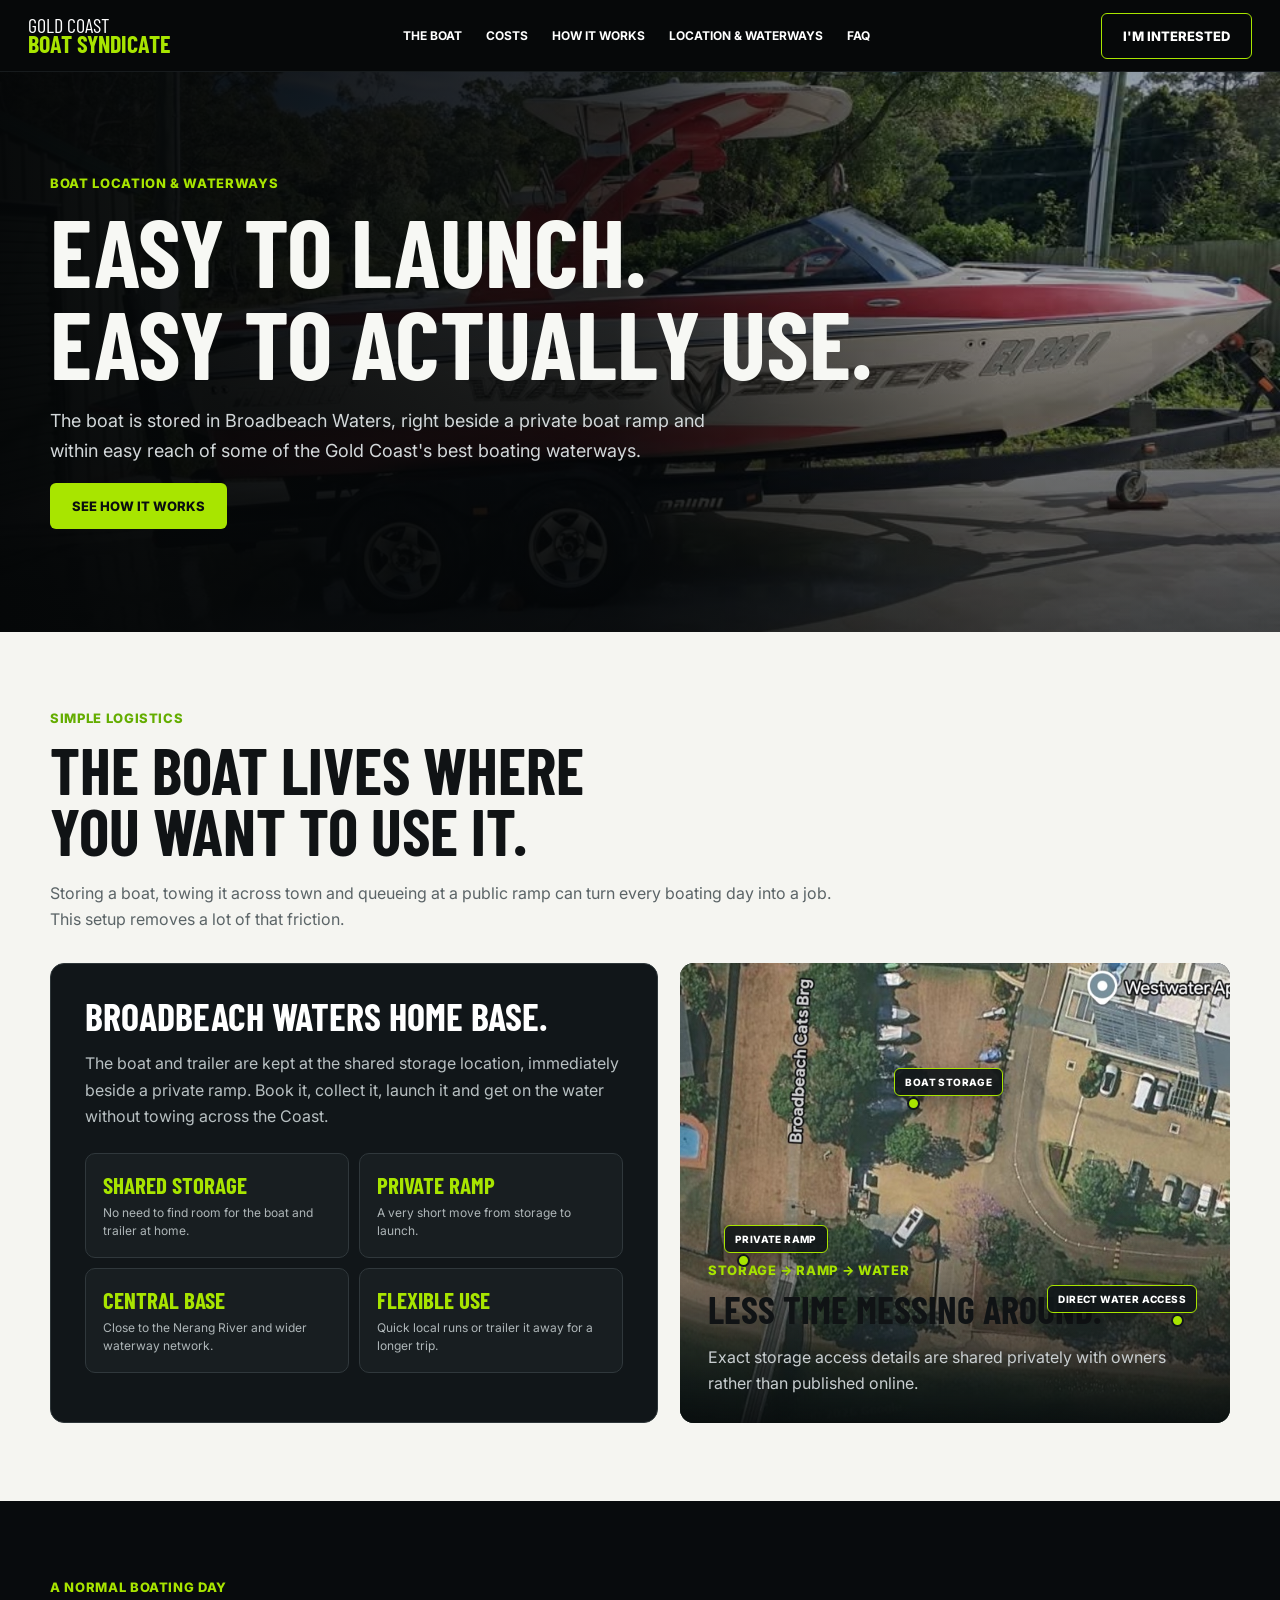
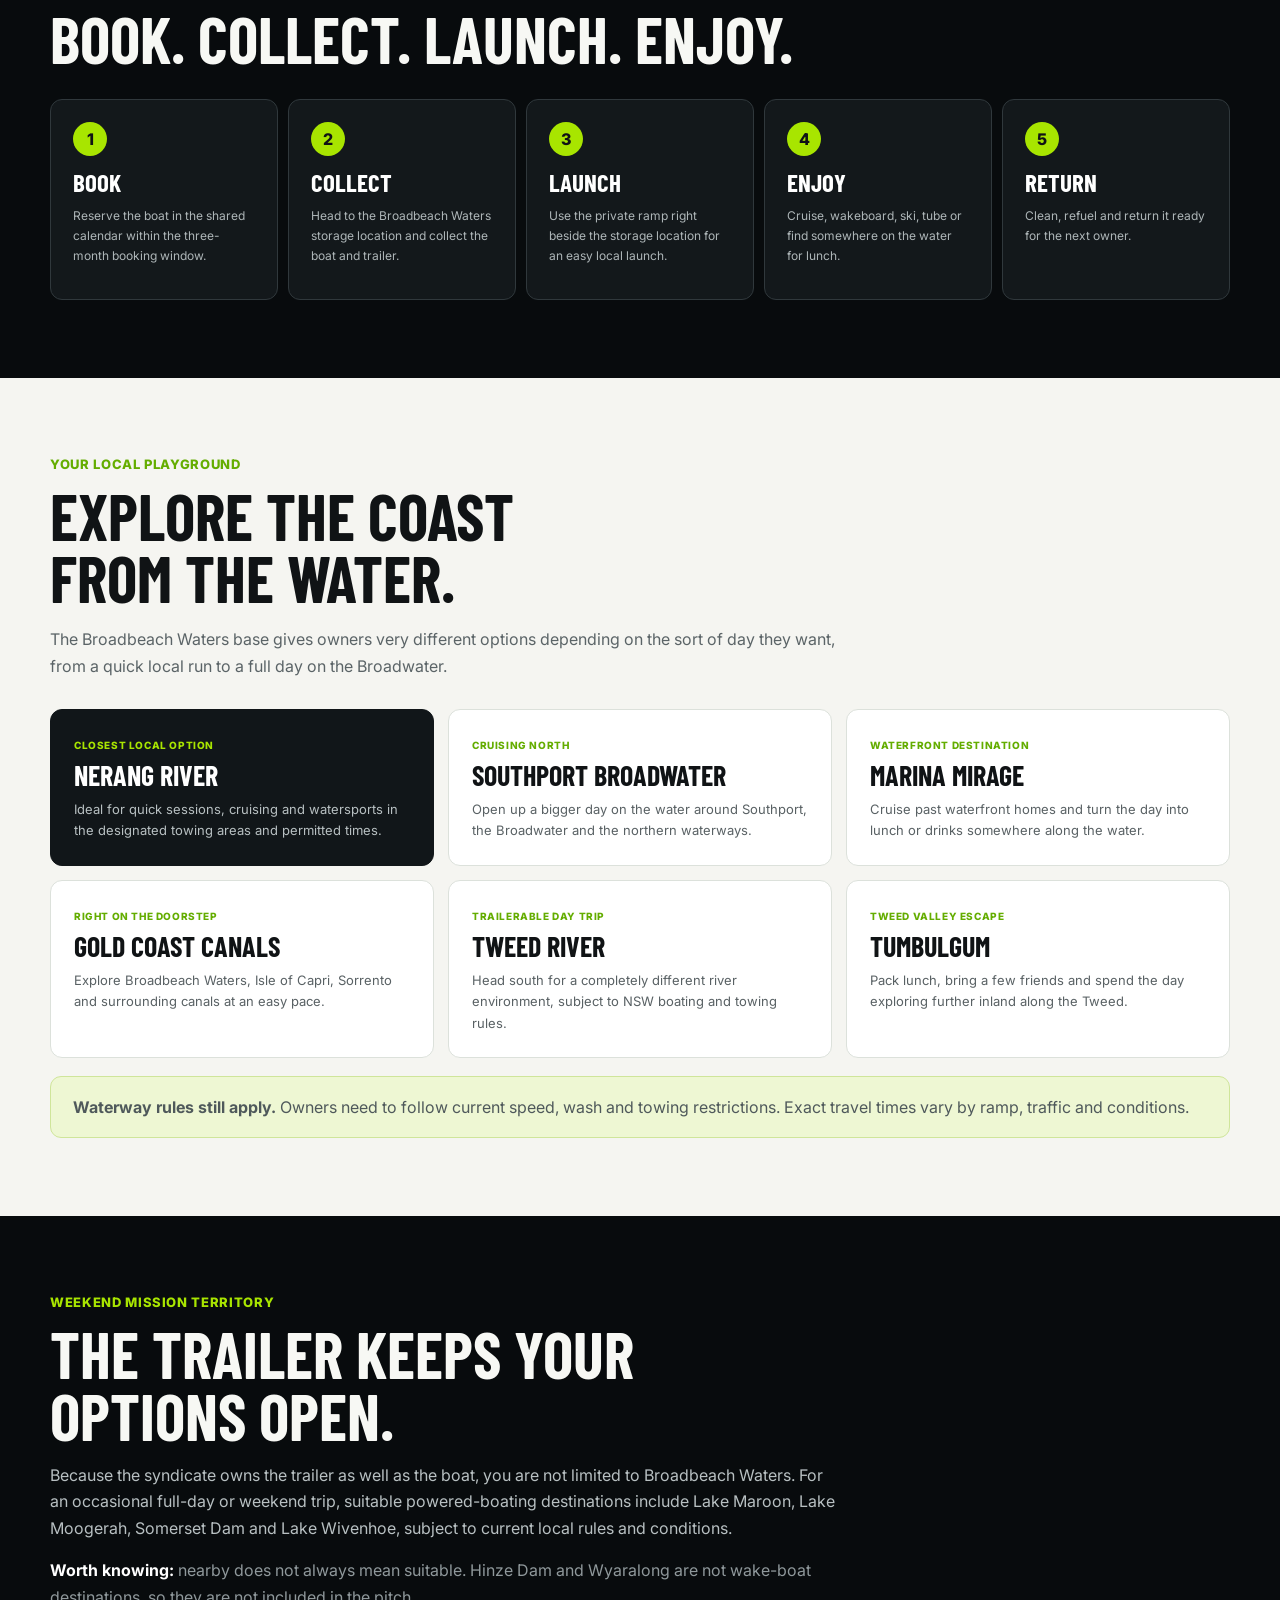
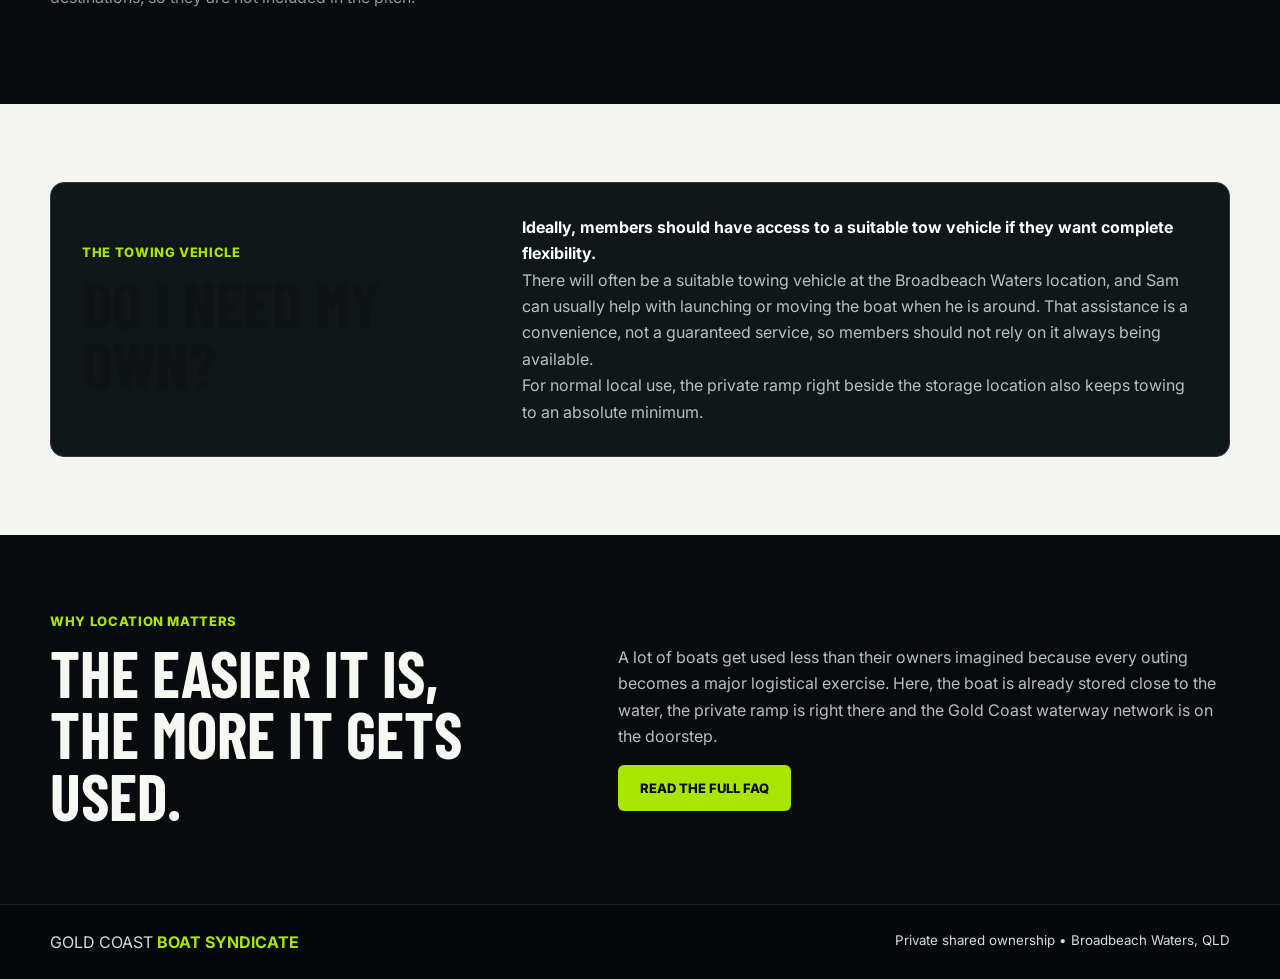
<file: location.html>
<!doctype html>
<html lang="en">
<head>
  <meta charset="utf-8">
  <meta name="viewport" content="width=device-width,initial-scale=1">
  <title>Location & Waterways | Gold Coast Boat Syndicate</title>
  <meta name="description" content="See how the Broadbeach Waters storage, private ramp and nearby Gold Coast waterways make shared boat ownership easier to use.">
  <link rel="preconnect" href="https://fonts.googleapis.com">
  <link rel="preconnect" href="https://fonts.gstatic.com" crossorigin>
  <link href="https://fonts.googleapis.com/css2?family=Barlow+Condensed:wght@700;800&family=Inter:wght@400;500;600;700&display=swap" rel="stylesheet">
  <link rel="stylesheet" href="/styles.css">
  <link rel="stylesheet" href="/location.css">
  <link rel="stylesheet" href="/enhancements.css">
</head>
<body>
  <header class="topbar">
    <a class="brand" href="/">Gold Coast<strong>Boat Syndicate</strong>
</a>
    <nav>
<a href="/boat.html">The Boat</a>
<a href="/#costs">Costs</a>
<a href="/#usage">How It Works</a>
<a href="/location.html">Location & Waterways</a>
<a href="/faq.html">FAQ</a>
</nav>
    <a class="btn btn-outline" href="/#interest">I'm Interested</a>
  </header>
  <main>
    <section class="location-hero">
      <img src="/boat.jpg" alt="Malibu Wakesetter on the water">
      <div class="wrap">
        <div class="eyebrow">Boat location & waterways</div>
        <h1>Easy to launch.<br>Easy to actually use.</h1>
        <p>The boat is stored in Broadbeach Waters, right beside a private boat ramp and within easy reach of some of the Gold Coast's best boating waterways.</p>
        <a class="btn btn-primary" href="#logistics">See How It Works</a>
      </div>
    </section>

    <section id="logistics" class="section light">
      <div class="wrap">
        <div class="eyebrow" style="color:#64ad00">Simple logistics</div>
        <h2>The boat lives where<br>you want to use it.</h2>
        <p class="section-copy">Storing a boat, towing it across town and queueing at a public ramp can turn every boating day into a job. This setup removes a lot of that friction.</p>
        <div class="logistics-grid">
          <div class="logistics-panel">
            <h3>Broadbeach Waters home base.</h3>
            <p>The boat and trailer are kept at the shared storage location, immediately beside a private ramp. Book it, collect it, launch it and get on the water without towing across the Coast.</p>
            <div class="logistics-points">
              <div class="logistics-point">
<b>Shared storage</b>
<span>No need to find room for the boat and trailer at home.</span>
</div>
              <div class="logistics-point">
<b>Private ramp</b>
<span>A very short move from storage to launch.</span>
</div>
              <div class="logistics-point">
<b>Central base</b>
<span>Close to the Nerang River and wider waterway network.</span>
</div>
              <div class="logistics-point">
<b>Flexible use</b>
<span>Quick local runs or trailer it away for a longer trip.</span>
</div>
            </div>
          </div>
          <div class="ramp-visual">
            <img src="/storage-ramp-aerial.jpeg" alt="Aerial view of the Broadbeach Waters boat storage beside the private ramp">
            <span class="map-label storage">Boat storage</span>
            <span class="map-label ramp">Private ramp</span>
            <span class="map-label water">Direct water access</span>
            <div class="ramp-visual-copy">
              <div class="eyebrow">Storage → ramp → water</div>
              <h3>Less time messing around.</h3>
              <p>Exact storage access details are shared privately with owners rather than published online.</p>
            </div>
          </div>
        </div>
      </div>
    </section>

    <section class="section dark">
      <div class="wrap">
        <div class="eyebrow">A normal boating day</div>
        <h2>Book. Collect. Launch. Enjoy.</h2>
        <div class="steps">
          <div class="step">
<i>1</i>
<h3 style="color:#fff">Book</h3>
<p>Reserve the boat in the shared calendar within the three-month booking window.</p>
</div>
          <div class="step">
<i>2</i>
<h3 style="color:#fff">Collect</h3>
<p>Head to the Broadbeach Waters storage location and collect the boat and trailer.</p>
</div>
          <div class="step">
<i>3</i>
<h3 style="color:#fff">Launch</h3>
<p>Use the private ramp right beside the storage location for an easy local launch.</p>
</div>
          <div class="step">
<i>4</i>
<h3 style="color:#fff">Enjoy</h3>
<p>Cruise, wakeboard, ski, tube or find somewhere on the water for lunch.</p>
</div>
          <div class="step">
<i>5</i>
<h3 style="color:#fff">Return</h3>
<p>Clean, refuel and return it ready for the next owner.</p>
</div>
        </div>
      </div>
    </section>

    <section class="section light">
      <div class="wrap">
        <div class="eyebrow" style="color:#64ad00">Your local playground</div>
        <h2>Explore the Coast<br>from the water.</h2>
        <p class="section-copy">The Broadbeach Waters base gives owners very different options depending on the sort of day they want, from a quick local run to a full day on the Broadwater.</p>
        <div class="destination-grid">
          <article class="destination featured">
<span class="distance">Closest local option</span>
<h3>Nerang River</h3>
<p>Ideal for quick sessions, cruising and watersports in the designated towing areas and permitted times.</p>
</article>
          <article class="destination">
<span class="distance">Cruising north</span>
<h3>Southport Broadwater</h3>
<p>Open up a bigger day on the water around Southport, the Broadwater and the northern waterways.</p>
</article>
          <article class="destination">
<span class="distance">Waterfront destination</span>
<h3>Marina Mirage</h3>
<p>Cruise past waterfront homes and turn the day into lunch or drinks somewhere along the water.</p>
</article>
          <article class="destination">
<span class="distance">Right on the doorstep</span>
<h3>Gold Coast Canals</h3>
<p>Explore Broadbeach Waters, Isle of Capri, Sorrento and surrounding canals at an easy pace.</p>
</article>
          <article class="destination">
<span class="distance">Trailerable day trip</span>
<h3>Tweed River</h3>
<p>Head south for a completely different river environment, subject to NSW boating and towing rules.</p>
</article>
          <article class="destination">
<span class="distance">Tweed Valley escape</span>
<h3>Tumbulgum</h3>
<p>Pack lunch, bring a few friends and spend the day exploring further inland along the Tweed.</p>
</article>
        </div>
        <div class="travel-note">
<strong>Waterway rules still apply.</strong> Owners need to follow current speed, wash and towing restrictions. Exact travel times vary by ramp, traffic and conditions.</div>
      </div>
    </section>

    <section class="section dark">
      <div class="wrap">
        <div class="eyebrow">Weekend mission territory</div>
        <h2>The trailer keeps your<br>options open.</h2>
        <p style="max-width:790px;color:#b8c0c2">Because the syndicate owns the trailer as well as the boat, you are not limited to Broadbeach Waters. For an occasional full-day or weekend trip, suitable powered-boating destinations include Lake Maroon, Lake Moogerah, Somerset Dam and Lake Wivenhoe, subject to current local rules and conditions.</p>
        <p style="max-width:790px;color:#8f989b">
<strong style="color:#fff">Worth knowing:</strong> nearby does not always mean suitable. Hinze Dam and Wyaralong are not wake-boat destinations, so they are not included in the pitch.</p>
      </div>
    </section>

    <section class="section light">
      <div class="wrap">
        <div class="tow-callout">
          <div>
<div class="eyebrow">The towing vehicle</div>
<h2>Do I need my own?</h2>
</div>
          <div>
<p>
<strong>Ideally, members should have access to a suitable tow vehicle if they want complete flexibility.</strong>
</p>
<p>There will often be a suitable towing vehicle at the Broadbeach Waters location, and Sam can usually help with launching or moving the boat when he is around. That assistance is a convenience, not a guaranteed service, so members should not rely on it always being available.</p>
<p>For normal local use, the private ramp right beside the storage location also keeps towing to an absolute minimum.</p>
</div>
        </div>
      </div>
    </section>

    <section class="section dark">
      <div class="wrap faq-grid">
        <div>
<div class="eyebrow">Why location matters</div>
<h2>The easier it is,<br>the more it gets used.</h2>
</div>
        <div>
<p style="color:#b8bec1">A lot of boats get used less than their owners imagined because every outing becomes a major logistical exercise. Here, the boat is already stored close to the water, the private ramp is right there and the Gold Coast waterway network is on the doorstep.</p>
<a class="btn btn-primary" href="/faq.html">Read The Full FAQ</a>
</div>
      </div>
    </section>
  </main>
  <footer>
<div class="wrap">
<span>GOLD COAST <b>BOAT SYNDICATE</b>
</span>
<small>Private shared ownership • Broadbeach Waters, QLD</small>
</div>
</footer>
  <script src="/site.js" defer></script>
</body>
</html>
</file>
<file: styles.css>
:root{--bg:#080b0d;--panel:#12171a;--ink:#f7f8f4;--muted:#aab1b4;--lime:#a8e500;--light:#f5f5f1;--dark:#101315;--line:#2a3033;--green:#62ad00}*{box-sizing:border-box}html{scroll-behavior:smooth}body{margin:0;font-family:Inter,Arial,sans-serif;background:var(--bg);color:var(--ink)}h1,h2,h3{font-family:"Barlow Condensed",Arial,sans-serif;text-transform:uppercase;line-height:.96;margin:0}h1{font-size:clamp(56px,7.5vw,108px)}h2{font-size:clamp(42px,5vw,72px)}h3{font-size:25px}p{line-height:1.65}.wrap{width:min(1180px,calc(100% - 40px));margin:auto}.eyebrow{color:var(--lime);text-transform:uppercase;font-size:13px;letter-spacing:.05em;font-weight:800;margin-bottom:13px}.topbar{height:72px;display:flex;align-items:center;justify-content:space-between;padding:0 28px;background:#060809;border-bottom:1px solid #171b1d;position:sticky;top:0;z-index:50}.brand{font-family:"Barlow Condensed";font-size:20px;line-height:.84;text-transform:uppercase;color:#fff;text-decoration:none}.brand strong{display:block;color:var(--lime);font-size:24px}.topbar nav{display:flex;gap:24px}.topbar nav a{color:#fff;text-decoration:none;text-transform:uppercase;font-size:12px;font-weight:700}.btn{display:inline-flex;justify-content:center;align-items:center;padding:14px 21px;border-radius:6px;font-weight:800;text-transform:uppercase;font-size:13px;text-decoration:none;border:1px solid transparent;cursor:pointer}.btn-primary{background:var(--lime);color:#0b0e0f}.btn-outline{border-color:var(--lime);color:#fff}.hero{min-height:710px;position:relative;overflow:hidden}.hero>img{position:absolute;width:100%;height:100%;object-fit:cover;object-position:center;inset:0}.hero:before{content:"";position:absolute;inset:0;background:linear-gradient(90deg,rgba(4,6,7,.97) 0%,rgba(4,6,7,.78) 42%,rgba(4,6,7,.2) 72%),linear-gradient(0deg,rgba(4,6,7,.45),transparent 50%);z-index:1}.hero .wrap{position:relative;z-index:2;padding-top:88px}.hero .lede{max-width:590px;font-size:18px}.stats{display:flex;gap:28px;margin:35px 0 30px}.stats div{display:flex;flex-direction:column}.stats b{font-family:"Barlow Condensed";font-size:43px;color:var(--lime)}.stats span{text-transform:uppercase;font-weight:700;font-size:10px;line-height:1.3}.actions{display:flex;gap:11px}.hero small{display:block;color:#bac0c2;margin-top:14px}.section{padding:78px 0}.light{background:var(--light);color:var(--dark)}.dark{background:var(--bg)}.section-copy{max-width:800px;color:#5b6467;font-size:16px;margin:18px 0 30px}.concept-grid,.boat-grid,.cost-grid,.faq-grid,.interest-grid{display:grid;grid-template-columns:1fr 1.2fr;gap:58px;align-items:center}.flow{display:grid;grid-template-columns:1fr auto 1fr auto 1fr;gap:10px;align-items:center}.flow-card{background:#fff;border:1px solid #dfe3dd;border-radius:12px;padding:26px 14px;text-align:center}.flow-card b{display:block;font-family:"Barlow Condensed";font-size:32px}.flow-card small{color:#6b7375}.arrow{font-size:26px}.photo img{width:100%;height:455px;object-fit:cover;border-radius:15px}.specs{display:grid;grid-template-columns:1fr 1fr;gap:17px 26px;margin-top:28px}.specs span{color:#aeb5b8;font-size:12px;text-transform:uppercase}.specs b{display:block;color:#fff;margin-top:3px}.price-cards{display:grid;grid-template-columns:repeat(4,1fr);gap:12px;margin:28px 0}.price-card{background:#fff;border:1px solid #dce1db;border-radius:11px;padding:20px}.price-card span{font-size:11px;text-transform:uppercase;font-weight:800;color:#6d7577}.price-card b{display:block;font-family:"Barlow Condensed";font-size:37px;margin:6px 0}.price-card small{color:#72797b;line-height:1.4}.price-card.accent{background:#111619;border-color:#111619;color:#fff}.price-card.accent b{color:var(--lime)}.price-card.accent span,.price-card.accent small{color:#adb5b7}.calc{background:#fff;border:1px solid #dce1db;border-radius:13px;padding:30px;text-align:center}.calc h3{color:#111619}.calc-buttons{display:grid;grid-template-columns:repeat(4,1fr);gap:8px;margin:20px 0}.calc-buttons button{padding:13px;background:#fff;border:1px solid #d8ddd7;border-radius:6px;font-weight:700;font-size:17px}.calc-buttons button.active{background:var(--lime);border-color:var(--lime)}.calc-result{display:grid;grid-template-columns:1fr 1fr;border-top:1px solid #e3e7e1;margin-top:20px}.calc-result div{padding:20px}.calc-result b{display:block;font-family:"Barlow Condensed";font-size:42px;color:#57a400}.calc-result span{font-size:10px;text-transform:uppercase;font-weight:800}.cards{display:grid;grid-template-columns:repeat(4,1fr);gap:15px;margin-top:34px}.cards article{background:#13181b;border:1px solid #293033;border-radius:11px;padding:25px}.cards h3{font-size:22px}.cards p{color:#b7bec0;font-size:13px}.icon{font-size:28px;margin-bottom:14px}.shares-head{text-align:center;max-width:700px;margin:0 auto 30px}.shares{display:grid;grid-template-columns:repeat(5,1fr);gap:11px}.share{background:#fff;border:1px solid #dce1db;border-radius:11px;padding:20px 10px;text-align:center}.share span{font-size:10px;font-weight:800}.share b{display:block;margin:10px 0 13px;font-family:"Barlow Condensed";font-size:24px;text-transform:uppercase}.status{display:inline-block;padding:6px 9px;border-radius:6px;border:1px solid #c8ceca;font-style:normal;font-size:10px;text-transform:uppercase;font-weight:800}.status.taken{background:#111619;color:var(--lime);border-color:#111619}.status.free{background:#f2f8df;color:#4c9200;border-color:#a6cf6e}.booking-wrap{display:grid;grid-template-columns:1.25fr .75fr;gap:20px;margin-top:35px}.booking-panel{background:#fff;color:#131719;border-radius:14px;border:1px solid #dbe0da;padding:23px}.booking-panel h3{margin-bottom:14px}.calendar-head{display:flex;justify-content:space-between;align-items:center;margin-bottom:14px}.calendar-head b{font-family:"Barlow Condensed";font-size:25px;text-transform:uppercase}.calendar-head span{font-size:11px;color:#6d7577}.calendar{display:grid;grid-template-columns:repeat(7,1fr);border-top:1px solid #e3e6e0;border-left:1px solid #e3e6e0}.calendar div{min-height:68px;padding:7px;border-right:1px solid #e3e6e0;border-bottom:1px solid #e3e6e0;font-size:11px;position:relative}.calendar .day{min-height:auto;background:#f4f5f1;font-weight:800;text-transform:uppercase;color:#707778}.calendar .booked{background:#eef7d3}.calendar .booked:after{content:"BOOKED";position:absolute;left:6px;bottom:7px;font-size:8px;background:#111619;color:var(--lime);padding:3px 4px;border-radius:3px;font-weight:800}.calendar .hold{background:#fff3cc}.calendar .hold:after{content:"REQUEST";position:absolute;left:6px;bottom:7px;font-size:8px;background:#ba8200;color:#fff;padding:3px 4px;border-radius:3px;font-weight:800}.booking-form label{display:block;font-size:10px;text-transform:uppercase;font-weight:800;margin:11px 0 5px;color:#636b6d}.booking-form input,.booking-form textarea,.booking-form select{width:100%;border:1px solid #d8ddd7;border-radius:6px;background:#fafbf8;padding:11px;color:#111}.booking-form textarea{min-height:78px}.booking-rules{background:#111619;color:#fff;border-radius:10px;padding:17px;margin-top:14px}.booking-rules p{font-size:12px;color:#c1c7c9;margin:7px 0}.whatsapp{display:flex;gap:14px;align-items:center;margin-top:18px;padding:17px;background:#eaf6ea;border:1px solid #bfdebf;border-radius:10px}.whatsapp .wa{width:43px;height:43px;border-radius:50%;background:#25D366;color:#fff;display:grid;place-items:center;font-size:22px;font-weight:800}.whatsapp b{display:block}.whatsapp small{color:#58625b}.detail-grid{display:grid;grid-template-columns:1fr 1fr;gap:18px;margin-top:22px}.detail{background:#fff;border:1px solid #dde1dc;border-radius:12px;padding:23px}.detail h3{margin-bottom:13px}.detail p{color:#596164;font-size:14px}.lines{border-top:1px solid #e1e5e0}.lines div{display:flex;justify-content:space-between;gap:20px;padding:9px 0;border-bottom:1px solid #e7eae6;font-size:12px}.lines b{white-space:nowrap}.faq-list details{border-bottom:1px solid #303638;padding:17px 0}.faq-list summary{font-weight:700;cursor:pointer}.faq-list p{color:#b8bec1;font-size:14px}.interest{position:relative;overflow:hidden;padding:75px 0}.interest>img{position:absolute;inset:0;width:100%;height:100%;object-fit:cover;opacity:.18}.interest:before{content:"";position:absolute;inset:0;background:#080b0ddc;z-index:1}.interest .wrap{position:relative;z-index:2}.interest form{background:#111619e8;border:1px solid #30383c;border-radius:12px;padding:22px}.two{display:grid;grid-template-columns:1fr 1fr;gap:9px}.interest input,.interest select,.interest textarea{width:100%;padding:12px;border-radius:6px;border:1px solid #384146;background:#0b0f11;color:#fff;margin-bottom:9px}.interest textarea{min-height:85px}.interest form .btn{width:100%}.form-note{font-size:11px;color:#959da0;text-align:center;margin:8px 0 0}footer{padding:27px 0;border-top:1px solid #151a1c;background:#050708}footer .wrap{display:flex;justify-content:space-between;color:#d6dbdc}footer b{color:var(--lime)}.shared-example{margin-top:24px;background:#13181b;border:1px solid #30383c;border-radius:14px;padding:26px;text-align:left;display:grid;grid-template-columns:.8fr 1.2fr;gap:28px;align-items:center}.shared-example h3{font-size:34px}.shared-example p{margin:0;color:#c2c8ca}.shared-example p b{color:#fff}.shared-example strong{color:var(--lime)}.shared-example .small{margin-top:10px;color:#9fa7aa;font-size:13px}.storage-section{padding-bottom:22px}.booking-section{padding-top:15px}.faq-page-hero{padding:90px 0 52px;background:#080b0d}.faq-page-hero h1{font-size:clamp(58px,7vw,94px)}.faq-page-hero p{max-width:780px;color:#b8bec1}.faq-page{background:#f5f5f1;color:#101315;padding:65px 0}.faq-page .faq-list{max-width:900px;margin:auto}.faq-page .faq-list details{border-bottom:1px solid #d6dbd5;padding:20px 0}.faq-page .faq-list summary{font-family:"Barlow Condensed",Arial,sans-serif;font-size:25px;text-transform:uppercase;font-weight:800;color:#111;cursor:pointer}.faq-page .faq-list p{color:#596164;font-size:15px;max-width:800px}.faq-nav{display:flex;gap:10px;flex-wrap:wrap;margin-top:25px}@media(max-width:900px){.topbar nav{display:none}.concept-grid,.boat-grid,.cost-grid,.faq-grid,.interest-grid,.booking-wrap,.detail-grid,.shared-example{grid-template-columns:1fr}.price-cards{grid-template-columns:1fr 1fr}.cards{grid-template-columns:1fr 1fr}.shares{grid-template-columns:1fr 1fr}.hero:before{background:linear-gradient(0deg,rgba(4,6,7,.96) 0 42%,rgba(4,6,7,.3) 75%)}.hero .wrap{padding-top:300px}.hero{min-height:780px}.hero>img{height:480px}.photo img{height:350px}}@media(max-width:600px){.wrap{width:min(100% - 28px,1180px)}.topbar{height:64px;padding:0 13px}.brand{font-size:16px}.brand strong{font-size:20px}.topbar .btn{padding:9px 11px;font-size:10px}.hero .wrap{padding-top:290px}.hero h1{font-size:52px}.hero .lede{font-size:14px}.stats{display:grid;grid-template-columns:repeat(3,1fr);gap:12px}.stats b{font-size:29px}.stats span{font-size:8px}.actions{flex-direction:column}.section{padding:56px 0}.flow{grid-template-columns:1fr}.arrow{transform:rotate(90deg);text-align:center}.price-cards,.cards,.shares{grid-template-columns:1fr}.calc-result b{font-size:34px}.calendar div{min-height:55px;padding:4px;font-size:9px}.calendar .day{font-size:8px}.two{grid-template-columns:1fr}footer .wrap{flex-direction:column;gap:7px}}
</file>
<file: enhancements.css>
.mobile-menu-button{display:none;width:42px;height:42px;border:1px solid #354044;border-radius:6px;background:#111619;color:#fff;align-items:center;justify-content:center;font-size:22px;cursor:pointer}
.mobile-menu{display:none;position:fixed;inset:64px 0 auto 0;z-index:49;background:#080b0d;border-top:1px solid #20272a;border-bottom:1px solid #2d363a;padding:12px 14px 18px;box-shadow:0 18px 35px rgba(0,0,0,.4)}
.mobile-menu.open{display:block}
.mobile-menu a{display:block;color:#fff;text-decoration:none;text-transform:uppercase;font-weight:800;font-size:14px;padding:14px 8px;border-bottom:1px solid #242b2e}
.mobile-menu a:last-child{border-bottom:0;color:#a8e500}
.form-trap{position:absolute!important;left:-9999px!important;width:1px!important;height:1px!important;overflow:hidden!important}
.form-status{font-size:13px;margin:10px 0 0;text-align:center;min-height:20px;color:#aeb6b8}
.form-status.success{color:#a8e500}.form-status.error{color:#ff9b8f}
.privacy-note{font-size:10px!important;color:#8f989b!important;line-height:1.5!important;text-align:left!important;margin-top:10px!important}
.interest button[disabled]{opacity:.65;cursor:wait}
@media(max-width:900px){.mobile-menu-button{display:flex}.topbar>.btn{margin-left:auto;margin-right:10px}.topbar nav{display:none}}
@media(min-width:901px){.mobile-menu{display:none!important}}
</file>
<file: location.css>
.location-hero{position:relative;overflow:hidden;min-height:560px;display:flex;align-items:center}
.location-hero>img{position:absolute;inset:0;width:100%;height:100%;object-fit:cover;object-position:center 58%}
.location-hero:before{content:"";position:absolute;inset:0;background:linear-gradient(90deg,rgba(4,6,7,.98) 0%,rgba(4,6,7,.82) 48%,rgba(4,6,7,.35) 78%),linear-gradient(0deg,rgba(4,6,7,.6),transparent 60%);z-index:1}
.location-hero .wrap{position:relative;z-index:2;padding:80px 0}
.location-hero p{max-width:660px;color:#d3d8da;font-size:18px}
.steps{display:grid;grid-template-columns:repeat(5,1fr);gap:10px;margin-top:30px}
.step{background:#13181b;border:1px solid #30383c;border-radius:12px;padding:22px}
.step i{display:grid;width:34px;height:34px;border-radius:50%;place-items:center;background:#a8e500;color:#101315;font-style:normal;font-weight:800;margin-bottom:14px}
.step p{font-size:12px;color:#aeb6b8}
.logistics-grid{display:grid;grid-template-columns:1.05fr .95fr;gap:22px;align-items:stretch}
.logistics-panel{background:#111619;color:#fff;border-radius:14px;padding:34px;border:1px solid #2e3639}
.logistics-panel h3{font-size:38px;margin-bottom:16px}
.logistics-panel p{color:#b8c0c2}
.logistics-points{display:grid;grid-template-columns:1fr 1fr;gap:10px;margin-top:24px}
.logistics-point{background:#181e21;border:1px solid #30383c;border-radius:10px;padding:17px}
.logistics-point b{display:block;color:var(--lime);font-family:"Barlow Condensed";font-size:23px;text-transform:uppercase}
.logistics-point span{display:block;color:#aeb6b8;font-size:12px;line-height:1.5;margin-top:5px}
.ramp-visual{min-height:460px;border-radius:14px;overflow:hidden;position:relative;background:#101516}
.ramp-visual>img{position:absolute;inset:0;width:100%;height:100%;object-fit:cover;object-position:50% 54%}
.ramp-visual:before{content:"";position:absolute;inset:0;background:linear-gradient(0deg,rgba(5,8,9,.88),transparent 48%),linear-gradient(90deg,rgba(5,8,9,.18),transparent 35%);z-index:1}
.ramp-visual-copy{position:absolute;z-index:1;left:28px;right:28px;bottom:26px}
.ramp-visual-copy h3{font-size:38px}
.ramp-visual-copy p{color:#c8ced0;margin-bottom:0}
.map-label{position:absolute;z-index:2;background:#111619e8;color:#fff;border:1px solid #a8e500;border-radius:6px;padding:7px 10px;font-size:10px;font-weight:800;text-transform:uppercase;letter-spacing:.04em;box-shadow:0 5px 18px rgba(0,0,0,.35)}
.map-label:after{content:"";position:absolute;width:9px;height:9px;background:#a8e500;border:2px solid #111619;border-radius:50%;left:12px;bottom:-15px}
.map-label.storage{left:39%;top:23%}.map-label.ramp{left:8%;top:57%}.map-label.water{right:6%;top:70%}.map-label.water:after{left:auto;right:12px}
.destination-grid{display:grid;grid-template-columns:repeat(3,1fr);gap:14px;margin-top:30px}
.destination{background:#fff;border:1px solid #dce1db;border-radius:12px;padding:23px}
.destination .distance{color:#64ad00;text-transform:uppercase;font-size:10px;font-weight:800;letter-spacing:.06em}
.destination h3{font-size:28px;margin:9px 0 10px}
.destination p{font-size:13px;color:#596164;margin:0}
.destination.featured{background:#111619;border-color:#111619;color:#fff}
.destination.featured p{color:#b8c0c2}
.destination.featured .distance{color:var(--lime)}
.travel-note{margin-top:18px;padding:20px 22px;border-radius:11px;background:#eef7d3;border:1px solid #cfe59a;color:#4f595b}
.tow-callout{display:grid;grid-template-columns:.75fr 1.25fr;gap:34px;align-items:center;background:#111619;border:1px solid #30383c;border-radius:14px;padding:31px}
.tow-callout p{color:#b8c0c2;margin:0}
.tow-callout strong{color:#fff}
@media(max-width:900px){.logistics-grid,.tow-callout{grid-template-columns:1fr}.destination-grid,.steps{grid-template-columns:1fr 1fr}.location-hero{min-height:520px}.location-hero .wrap{padding:70px 0}}
@media(max-width:600px){.location-hero{min-height:510px}.location-hero .wrap{padding:58px 0}.location-hero h1{font-size:50px}.location-hero p{font-size:15px}.logistics-panel{padding:24px}.logistics-points,.destination-grid,.steps{grid-template-columns:1fr}.ramp-visual{min-height:410px}.map-label{font-size:9px;padding:6px 8px}.map-label.storage{left:35%;top:24%}.map-label.ramp{left:5%;top:58%}.map-label.water{right:4%;top:72%}.tow-callout{padding:24px}}
</file>
